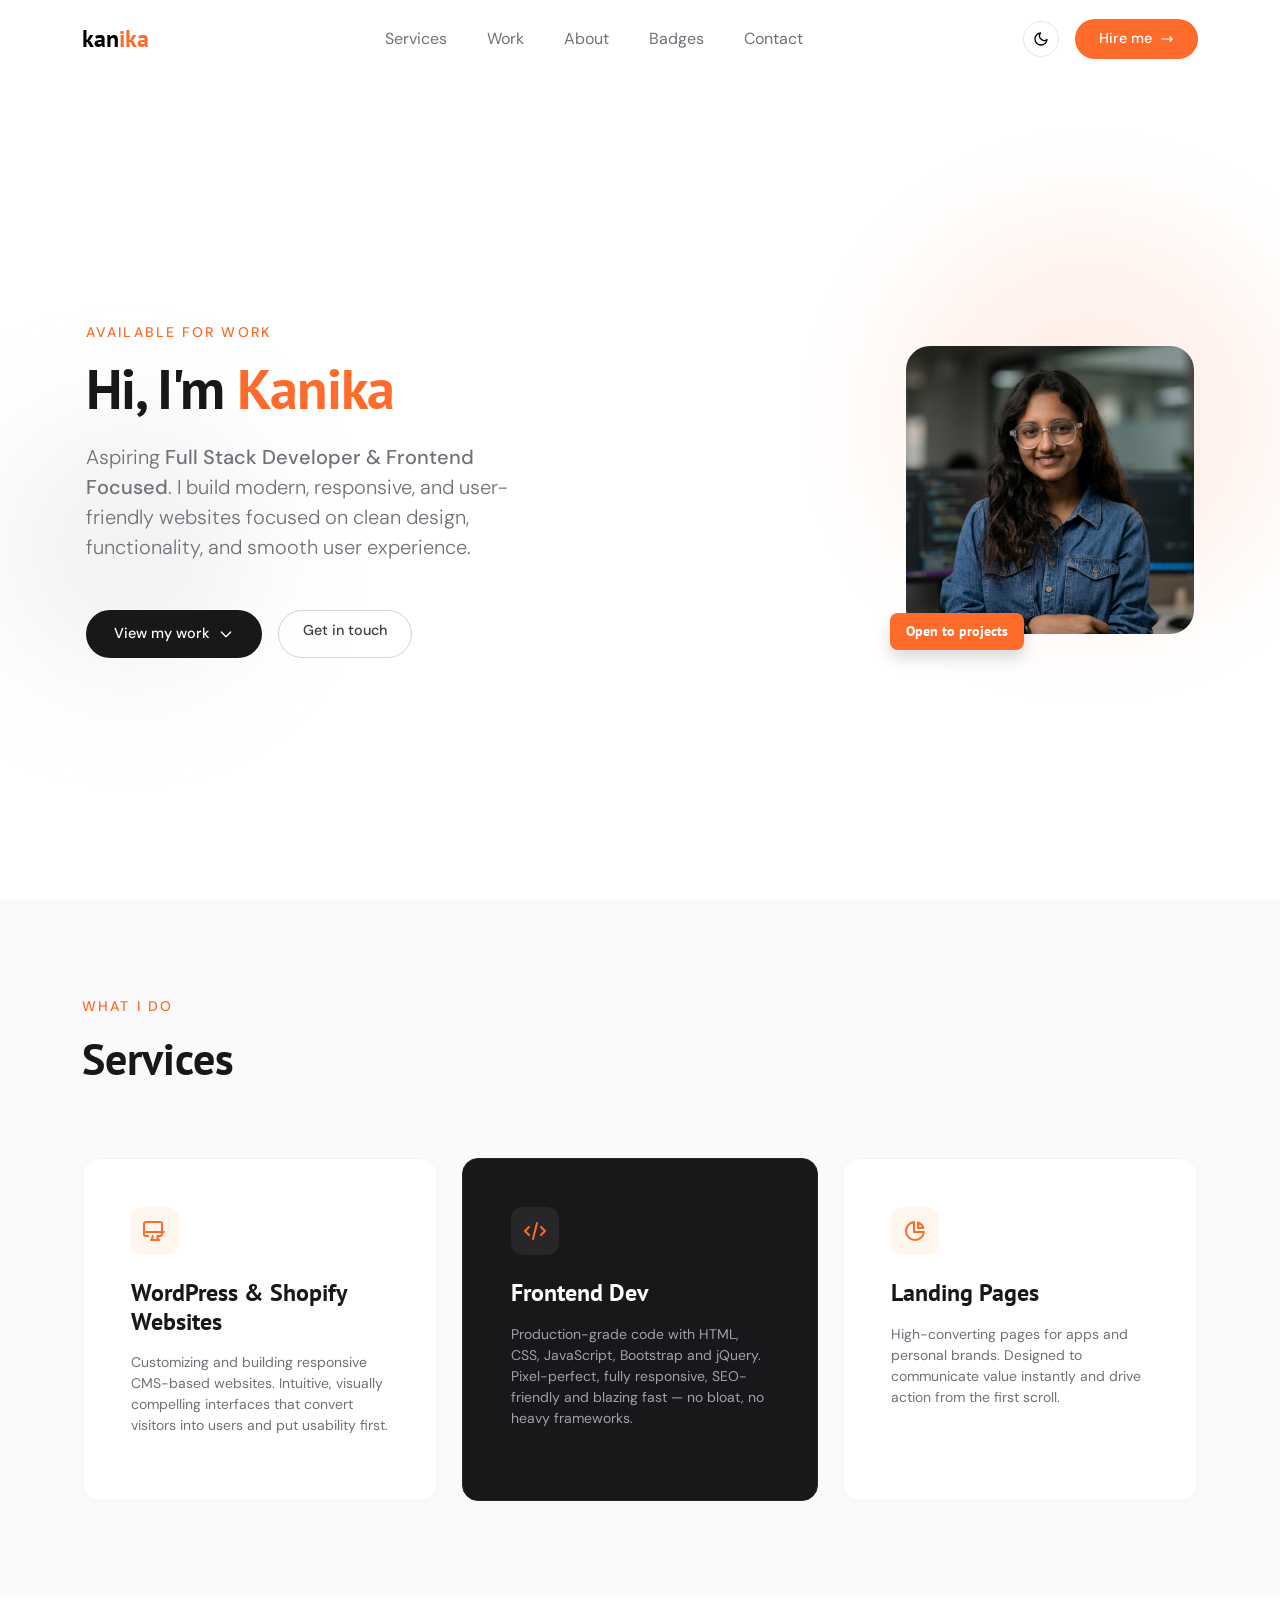
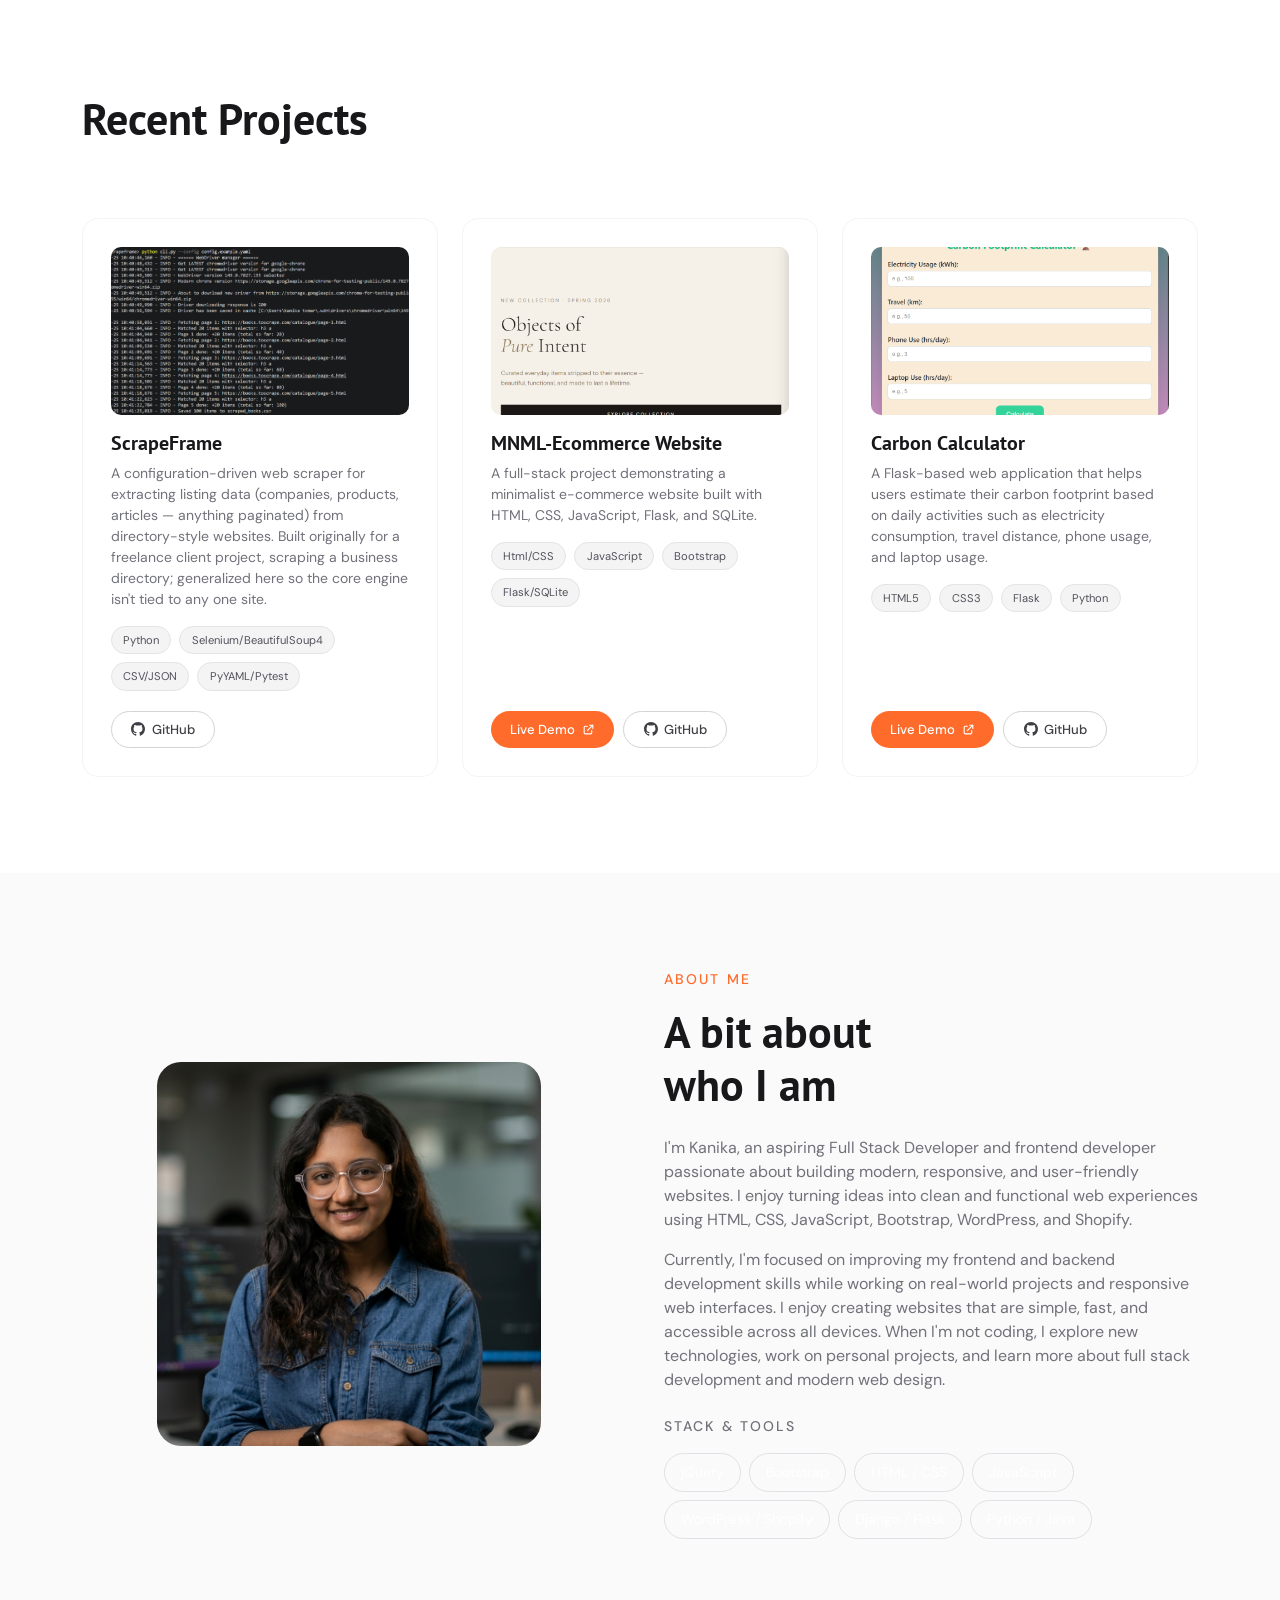
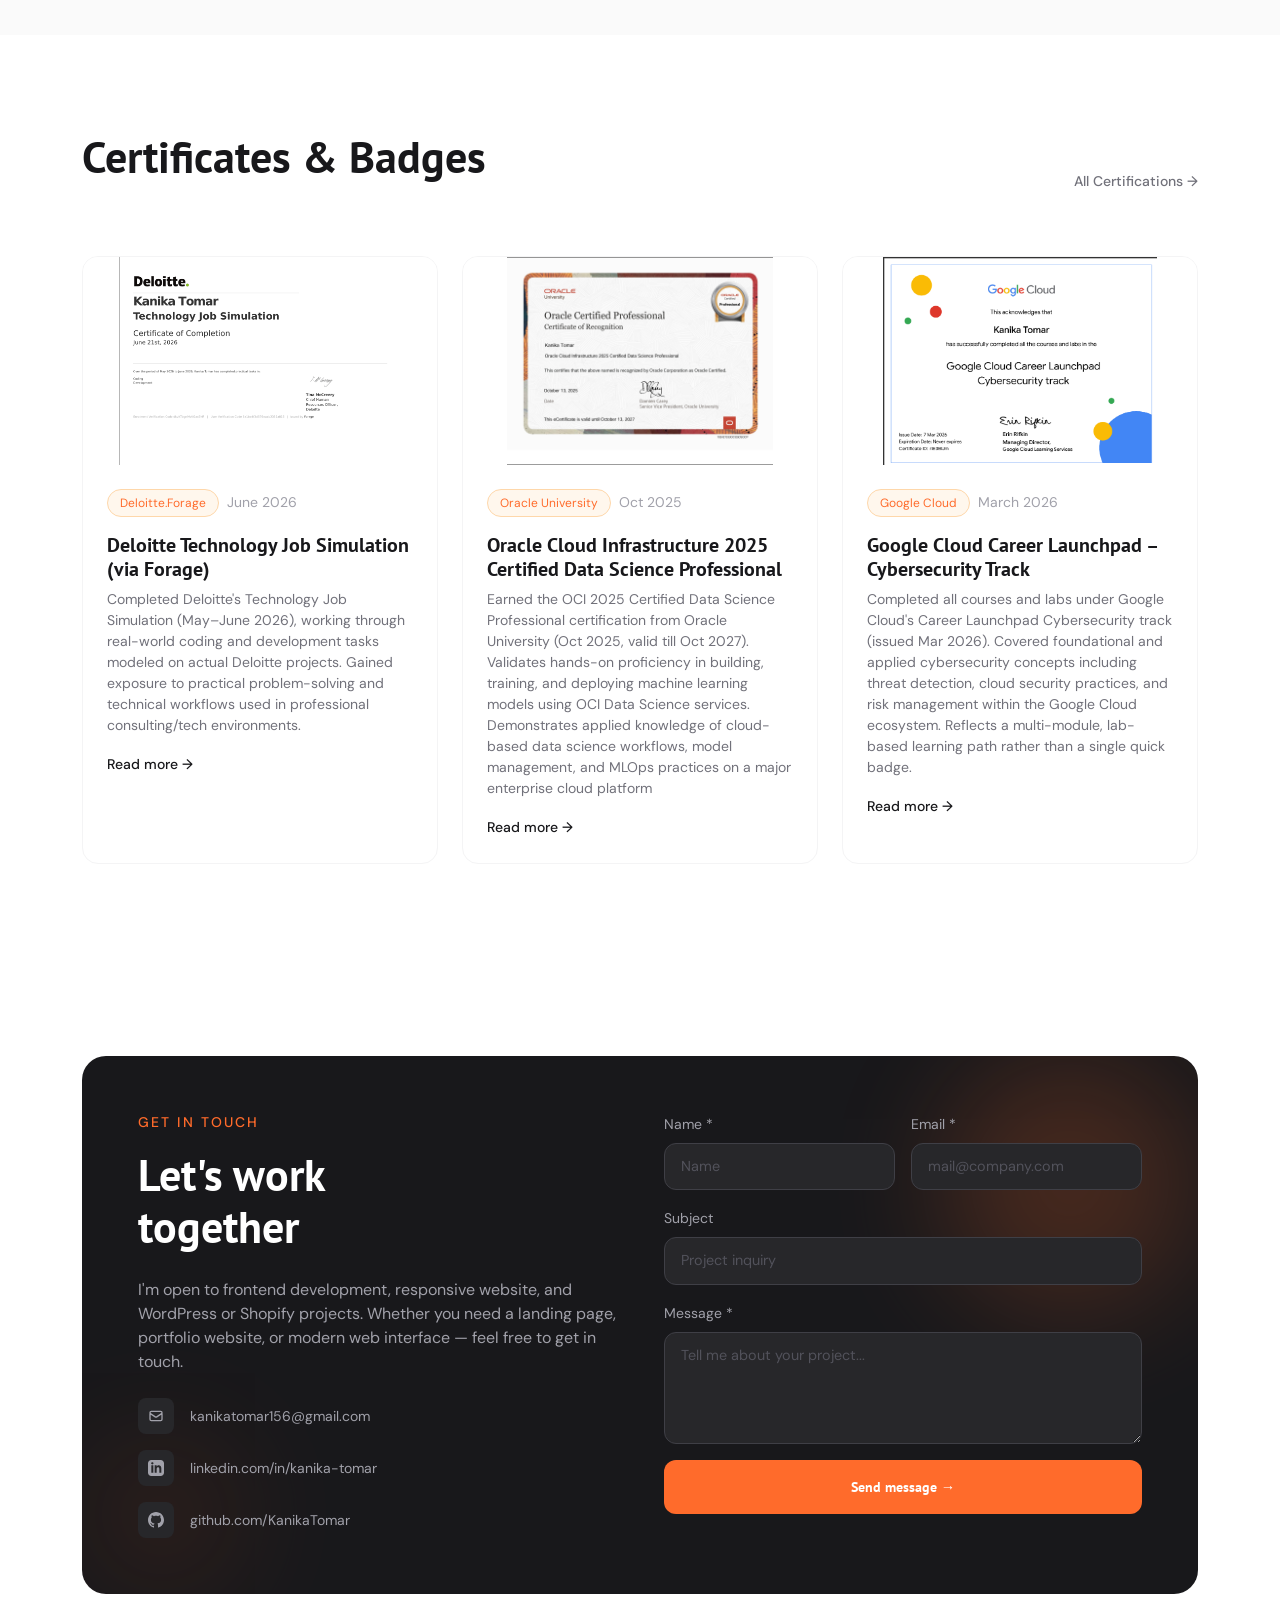
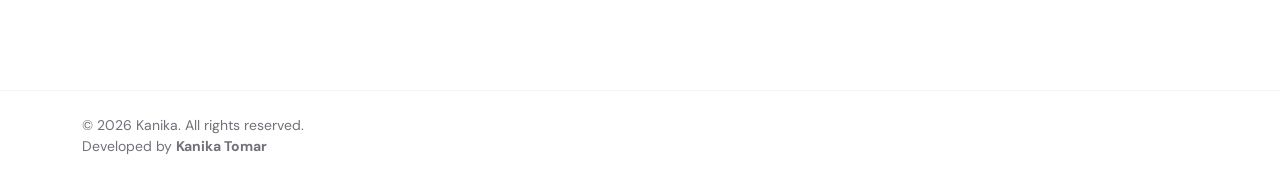
<file: index.html>
<!DOCTYPE html>
<html lang="en" class="scroll-smooth">

<head>
  <meta charset="UTF-8">
  <meta name="viewport" content="width=device-width, initial-scale=1.0">
  <meta name="description"
    content="Kanika — Freelance Designer and Frontend Developer. Fast, clean and accessible digital products.">
  <meta name="keywords" content="freelance developer, portfolio, Bootstrap, jQuery">
  <meta name="author" content="Kanika">
  <meta property="og:title" content="Kanika — Aspiring Full Stack Developer">
  <meta property="og:description" content="I design and build digital products that people love to use.">
  <meta property="og:type" content="website">
  <title>Kanika — Aspiring Full Stack Developer &amp; Modern Responsive Web Design</title>

  <!-- Bootstrap 5 -->
  <link href="https://cdn.jsdelivr.net/npm/bootstrap@5.3.3/dist/css/bootstrap.min.css" rel="stylesheet">
  <link rel="preconnect" href="https://fonts.googleapis.com">
  <link rel="preconnect" href="https://fonts.gstatic.com" crossorigin>
  <link
    href="https://fonts.googleapis.com/css2?family=PT+Sans:ital,wght@0,400;0,700;1,400&family=DM+Sans:opsz,wght@9..40,300;9..40,400;9..40,500&display=swap"
    rel="stylesheet">
  <link rel="stylesheet" href="style.css">
</head>

<body>

  <!-- ═══ NAV ═══ -->
  <header class="navbar-custom" id="mainNav">
    <nav class="navbar navbar-expand-md py-3">
      <div class="container" style="max-width:1140px;">
        <a class="navbar-brand fw-bold fs-4" href="#hero" style="font-family:'PT Sans',sans-serif;">
          <span>kan</span><span class="text-accent">ika</span>
        </a>

        <button class="navbar-toggler border-0 icon-circle" type="button" data-bs-toggle="collapse"
          data-bs-target="#navMenu" aria-controls="navMenu" aria-expanded="false" aria-label="Toggle menu">
          <svg id="hamOpen" width="16" height="16" fill="none" viewBox="0 0 24 24" stroke="currentColor">
            <path stroke-linecap="round" stroke-linejoin="round" stroke-width="2" d="M4 6h16M4 12h16M4 18h16" />
          </svg>
          <svg id="hamClose" width="16" height="16" fill="none" viewBox="0 0 24 24" stroke="currentColor"
            style="display:none">
            <path stroke-linecap="round" stroke-linejoin="round" stroke-width="2" d="M6 18L18 6M6 6l12 12" />
          </svg>
        </button>

        <div class="collapse navbar-collapse" id="navMenu">
          <ul class="navbar-nav mx-auto gap-md-4 gap-3 mt-4 mt-md-0 text-center text-md-start" id="navLinks">
            <li class="nav-item"><a class="nav-link nl text-muted-custom" href="#services">Services</a></li>
            <li class="nav-item"><a class="nav-link nl text-muted-custom" href="#work">Work</a></li>
            <li class="nav-item"><a class="nav-link nl text-muted-custom" href="#about">About</a></li>
            <li class="nav-item"><a class="nav-link nl text-muted-custom" href="#blog">Badges</a></li>
            <li class="nav-item"><a class="nav-link nl text-muted-custom" href="#contact">Contact</a></li>
          </ul>
          <div class="d-flex d-md-none flex-column align-items-center gap-3 mt-4 pt-3 border-top">
            <a href="#contact" class="btn-accent shimmer">Hire me →</a>
          </div>
        </div>

        <div class="d-flex align-items-center gap-3 order-3">
          <button id="darkToggle" class="icon-circle" aria-label="Toggle dark mode">
            <svg id="iconSun" width="16" height="16" fill="none" viewBox="0 0 24 24" stroke="currentColor">
              <path stroke-linecap="round" stroke-linejoin="round" stroke-width="2"
                d="M21 12.79A9 9 0 1111.21 3 7 7 0 0021 12.79z" />
            </svg>
            <svg id="iconMoon" width="16" height="16" fill="none" viewBox="0 0 24 24" stroke="currentColor"
              style="display:none">
              <path stroke-linecap="round" stroke-linejoin="round" stroke-width="2"
                d="M12 3v1m0 16v1m9-9h-1M4 12H3m15.364-6.364l-.707.707M6.343 17.657l-.707.707M17.657 17.657l-.707-.707M6.343 6.343l-.707-.707M12 8a4 4 0 100 8 4 4 0 000-8z" />
            </svg>
          </button>
          <a href="#contact" class="btn-accent shimmer d-none d-md-inline-flex align-items-center gap-2">
            Hire me
            <svg width="14" height="14" fill="none" viewBox="0 0 24 24" stroke="currentColor">
              <path stroke-linecap="round" stroke-linejoin="round" stroke-width="2" d="M17 8l4 4m0 0l-4 4m4-4H3" />
            </svg>
          </a>
        </div>
      </div>
    </nav>
  </header>

  <main>

    <!-- ═══ HERO ═══ -->
    <section id="hero" class="position-relative d-flex align-items-center"
      style="min-height:100vh;padding-top:5rem;overflow:hidden;">
      <div class="bg-blob bg-accent" style="opacity:.1;top:25%;right:0;width:24rem;height:24rem;"></div>
      <div class="bg-blob" style="opacity:.3;background:#d4d4d8;bottom:25%;left:0;width:16rem;height:16rem;"></div>

      <div class="container position-relative" style="max-width:1140px;z-index:1;padding:6rem 1rem;">
        <div class="row align-items-center g-5">
          <div class="col-md-6">
            <p class="reveal small fw-medium text-accent text-uppercase mb-3" style="letter-spacing:.15em;">Available
              for work</p>
            <h1 class="reveal d1 fw-bold mb-4" style="font-size:3.5rem;line-height:1.05;letter-spacing:-.02em;">
              Hi, I'm <span class="text-accent">Kanika</span>
            </h1>
            <p class="reveal d2 fs-5 text-muted-custom mb-5" style="max-width:28rem;font-weight:300;">
              Aspiring <strong class="fw-medium">Full Stack Developer &amp; Frontend Focused</strong>. I build modern,
              responsive, and user-friendly websites focused on clean design, functionality, and smooth user experience.
            </p>
            <div class="reveal d3 d-flex flex-wrap gap-3">
              <a href="#work" class="btn-hero-primary shimmer d-inline-flex align-items-center gap-2">
                View my work
                <svg width="16" height="16" fill="none" viewBox="0 0 24 24" stroke="currentColor">
                  <path stroke-linecap="round" stroke-linejoin="round" stroke-width="2" d="M19 9l-7 7-7-7" />
                </svg>
              </a>
              <a href="#contact" class="btn-outline-dark-custom">Get in touch</a>
            </div>
          </div>

          <div class="col-md-6 reveal d2 d-flex justify-content-center justify-content-md-end">
            <div class="position-relative" style="width:18rem;height:18rem;">
              <div class="pf w-100 h-100">
                <img src="images/myimg.png" alt="Kanika" loading="eager">
              </div>
              <div class="position-absolute bg-accent text-white fw-bold small px-3 py-2 rounded-3 shadow"
                style="bottom:-1rem;left:-1rem;font-family:'PT Sans',sans-serif;">Open to projects</div>
            </div>
          </div>
        </div>
      </div>
    </section>

    <!-- ═══ SERVICES ═══ -->
    <section id="services" class="section-pad section-alt">
      <div class="container" style="max-width:1140px;">
        <div class="mb-5 pb-3">
          <p class="reveal small fw-medium text-accent text-uppercase mb-3" style="letter-spacing:.15em;">What I do</p>
          <h2 class="reveal d1 fw-bold" style="font-size:2.75rem;">Services</h2>
        </div>
        <div class="row g-4">

          <div class="col-md-4">
            <article class="reveal d1 card-h card-soft h-100 p-4 p-md-5">
              <div class="icon-box mb-4">
                <svg width="24" height="24" class="text-accent" fill="none" viewBox="0 0 24 24" stroke="currentColor">
                  <path stroke-linecap="round" stroke-linejoin="round" stroke-width="2"
                    d="M9.75 17L9 20l-1 1h8l-1-1-.75-3M3 13h18M5 17H3a2 2 0 01-2-2V5a2 2 0 012-2h14a2 2 0 012 2v10a2 2 0 01-2 2h-2" />
                </svg>
              </div>
              <h3 class="fw-bold fs-4 mb-3">WordPress &amp; Shopify Websites</h3>
              <p class="small text-muted-custom">Customizing and building responsive CMS-based websites. Intuitive,
                visually compelling interfaces that convert visitors into users and put usability first.</p>
            </article>
          </div>

          <div class="col-md-4">
            <article class="reveal d2 card-h card-dark-feat h-100 p-4 p-md-5">
              <div class="icon-box icon-box-dark mb-4">
                <svg width="24" height="24" class="text-accent" fill="none" viewBox="0 0 24 24" stroke="currentColor">
                  <path stroke-linecap="round" stroke-linejoin="round" stroke-width="2"
                    d="M10 20l4-16m4 4l4 4-4 4M6 16l-4-4 4-4" />
                </svg>
              </div>
              <h3 class="fw-bold fs-4 mb-3">Frontend Dev</h3>
              <p class="small" style="color:#a1a1aa;">Production-grade code with HTML, CSS, JavaScript, Bootstrap and
                jQuery. Pixel-perfect, fully responsive, SEO-friendly and blazing fast — no bloat, no heavy frameworks.
              </p>
            </article>
          </div>

          <div class="col-md-4">
            <article class="reveal d3 card-h card-soft h-100 p-4 p-md-5">
              <div class="icon-box mb-4">
                <svg width="24" height="24" class="text-accent" fill="none" viewBox="0 0 24 24" stroke="currentColor">
                  <path stroke-linecap="round" stroke-linejoin="round" stroke-width="2"
                    d="M11 3.055A9.001 9.001 0 1020.945 13H11V3.055z" />
                  <path stroke-linecap="round" stroke-linejoin="round" stroke-width="2"
                    d="M20.488 9H15V3.512A9.025 9.025 0 0120.488 9z" />
                </svg>
              </div>
              <h3 class="fw-bold fs-4 mb-3">Landing Pages</h3>
              <p class="small text-muted-custom">High-converting pages for apps and personal brands. Designed to
                communicate value instantly and drive action from the first scroll.</p>
            </article>
          </div>

        </div>
      </div>
    </section>

    <!-- ═══ WORK ═══ -->
    <section id="work" class="section-pad">
      <div class="container" style="max-width:1140px;">
        <div class="d-flex flex-column flex-sm-row justify-content-between align-items-sm-end gap-3 mb-5 pb-3">
          <div>
            <!-- <p class="reveal small fw-medium text-accent text-uppercase mb-3" style="letter-spacing:.15em;">Portfolio</p> -->
            <h2 class="reveal d1 fw-bold" style="font-size:2.75rem;">Recent Projects</h2>
          </div>
          <a href="projects.html" class="reveal d1 nl small fw-medium text-muted-custom">All projects →</a>
        </div>

        <div class="row g-4">

          <!-- PROJECT CARD 1 — replace with your real project -->
          <div class="col-md-4">
            <article class="card-h reveal d1 card-soft proj-card h-100 d-flex flex-column">
              <div class="proj-thumb mb-3">
                <img src="images/scraper.png" alt="ScrapeFrame CLI running with checkpoint output"
                  loading="lazy">
              </div>
              <h3 class="fw-bold fs-5 mb-2">ScrapeFrame</h3>
              <p class="small text-muted-custom mb-3">A configuration-driven web scraper for extracting listing data
                (companies, products, articles — anything paginated) from directory-style websites. Built originally for
                a freelance client project, scraping a business directory; generalized here so the core engine isn't
                tied to any one site.</p>
              <div class="d-flex flex-wrap gap-2 mb-3">
                <span class="tech-tag">Python</span>
                <span class="tech-tag">Selenium/BeautifulSoup4</span>
                <span class="tech-tag">CSV/JSON</span>
                <span class="tech-tag">PyYAML/Pytest</span>
              </div>
              <div class="proj-actions mt-auto pt-1">
                <a href="https://github.com/KanikaTomar18/ScarpeFrame" target="_blank" rel="noopener noreferrer"
                  class="btn-proj-secondary">
                  <svg width="14" height="14" fill="currentColor" viewBox="0 0 24 24">
                    <path
                      d="M12 0c-6.626 0-12 5.373-12 12 0 5.302 3.438 9.8 8.207 11.387.599.111.793-.261.793-.577v-2.234c-3.338.726-4.033-1.416-4.033-1.416-.546-1.387-1.333-1.756-1.333-1.756-1.089-.745.083-.729.083-.729 1.205.084 1.839 1.237 1.839 1.237 1.07 1.834 2.807 1.304 3.492.997.107-.775.418-1.305.762-1.604-2.665-.305-5.467-1.334-5.467-5.931 0-1.311.469-2.381 1.236-3.221-.124-.303-.535-1.524.117-3.176 0 0 1.008-.322 3.301 1.23.957-.266 1.983-.399 3.003-.404 1.02.005 2.047.138 3.006.404 2.291-1.552 3.297-1.23 3.297-1.23.653 1.653.242 2.874.118 3.176.77.84 1.235 1.911 1.235 3.221 0 4.609-2.807 5.624-5.479 5.921.43.372.823 1.102.823 2.222v3.293c0 .319.192.694.801.576 4.765-1.589 8.199-6.086 8.199-11.386 0-6.627-5.373-12-12-12z" />
                  </svg>
                  GitHub
                </a>
              </div>
            </article>
          </div>
          <!-- PROJECT CARD 2 — replace with your real project -->
          <div class="col-md-4">
            <article class="card-h reveal d2 card-soft proj-card h-100 d-flex flex-column">
              <div class="proj-thumb mb-3">
                <img src="images/mnml.png" alt="MNML e-commerce website homepage"
                  loading="lazy">
              </div>
              <h3 class="fw-bold fs-5 mb-2">MNML-Ecommerce Website</h3>
              <p class="small text-muted-custom mb-3">A full-stack project demonstrating a minimalist e-commerce website
                built with HTML, CSS, JavaScript, Flask, and SQLite.</p>
              <div class="d-flex flex-wrap gap-2 mb-3">
                <span class="tech-tag">Html/CSS</span>
                <span class="tech-tag">JavaScript</span>
                <span class="tech-tag">Bootstrap</span>
                <span class="tech-tag">Flask/SQLite</span>
              </div>
              <div class="proj-actions mt-auto pt-1">
                <a href="https://mnml-rztf.onrender.com/" target="_blank" rel="noopener noreferrer"
                  class="btn-proj-primary">
                  Live Demo
                  <svg width="13" height="13" fill="none" viewBox="0 0 24 24" stroke="currentColor">
                    <path stroke-linecap="round" stroke-linejoin="round" stroke-width="2"
                      d="M10 6H6a2 2 0 00-2 2v10a2 2 0 002 2h10a2 2 0 002-2v-4M14 4h6v6M10 14L20 4" />
                  </svg>
                </a>
                <a href="https://github.com/KanikaTomar18/MNML" target="_blank" rel="noopener noreferrer"
                  class="btn-proj-secondary">
                  <svg width="14" height="14" fill="currentColor" viewBox="0 0 24 24">
                    <path
                      d="M12 0c-6.626 0-12 5.373-12 12 0 5.302 3.438 9.8 8.207 11.387.599.111.793-.261.793-.577v-2.234c-3.338.726-4.033-1.416-4.033-1.416-.546-1.387-1.333-1.756-1.333-1.756-1.089-.745.083-.729.083-.729 1.205.084 1.839 1.237 1.839 1.237 1.07 1.834 2.807 1.304 3.492.997.107-.775.418-1.305.762-1.604-2.665-.305-5.467-1.334-5.467-5.931 0-1.311.469-2.381 1.236-3.221-.124-.303-.535-1.524.117-3.176 0 0 1.008-.322 3.301 1.23.957-.266 1.983-.399 3.003-.404 1.02.005 2.047.138 3.006.404 2.291-1.552 3.297-1.23 3.297-1.23.653 1.653.242 2.874.118 3.176.77.84 1.235 1.911 1.235 3.221 0 4.609-2.807 5.624-5.479 5.921.43.372.823 1.102.823 2.222v3.293c0 .319.192.694.801.576 4.765-1.589 8.199-6.086 8.199-11.386 0-6.627-5.373-12-12-12z" />
                  </svg>
                  GitHub
                </a>
              </div>
            </article>
          </div>

          <!-- PROJECT CARD 3 — replace with your real project -->
          <div class="col-md-4">
            <article class="card-h reveal d3 card-soft proj-card h-100 d-flex flex-column">
              <div class="proj-thumb mb-3">
                <img src="images/Carbon-calc.png" alt="Carbon Calculator web app showing estimated carbon footprint results"
                  loading="lazy">
              </div>
              <h3 class="fw-bold fs-5 mb-2">Carbon Calculator</h3>
              <p class="small text-muted-custom mb-3">A Flask-based web application that helps users estimate their
                carbon footprint based on daily activities such as electricity consumption, travel distance, phone
                usage, and laptop usage.</p>
              <div class="d-flex flex-wrap gap-2 mb-3">
                <span class="tech-tag">HTML5</span>
                <span class="tech-tag">CSS3</span>
                <span class="tech-tag">Flask</span>
                <span class="tech-tag">Python</span>
              </div>
              <div class="proj-actions mt-auto pt-1">
                <a href="https://carbon-calculator-ndfr.onrender.com/" target="_blank" rel="noopener noreferrer"
                  class="btn-proj-primary">
                  Live Demo
                  <svg width="13" height="13" fill="none" viewBox="0 0 24 24" stroke="currentColor">
                    <path stroke-linecap="round" stroke-linejoin="round" stroke-width="2"
                      d="M10 6H6a2 2 0 00-2 2v10a2 2 0 002 2h10a2 2 0 002-2v-4M14 4h6v6M10 14L20 4" />
                  </svg>
                </a>
                <a href="https://github.com/KanikaTomar18/Carbon_Calculator" target="_blank" rel="noopener noreferrer"
                  class="btn-proj-secondary">
                  <svg width="14" height="14" fill="currentColor" viewBox="0 0 24 24">
                    <path
                      d="M12 0c-6.626 0-12 5.373-12 12 0 5.302 3.438 9.8 8.207 11.387.599.111.793-.261.793-.577v-2.234c-3.338.726-4.033-1.416-4.033-1.416-.546-1.387-1.333-1.756-1.333-1.756-1.089-.745.083-.729.083-.729 1.205.084 1.839 1.237 1.839 1.237 1.07 1.834 2.807 1.304 3.492.997.107-.775.418-1.305.762-1.604-2.665-.305-5.467-1.334-5.467-5.931 0-1.311.469-2.381 1.236-3.221-.124-.303-.535-1.524.117-3.176 0 0 1.008-.322 3.301 1.23.957-.266 1.983-.399 3.003-.404 1.02.005 2.047.138 3.006.404 2.291-1.552 3.297-1.23 3.297-1.23.653 1.653.242 2.874.118 3.176.77.84 1.235 1.911 1.235 3.221 0 4.609-2.807 5.624-5.479 5.921.43.372.823 1.102.823 2.222v3.293c0 .319.192.694.801.576 4.765-1.589 8.199-6.086 8.199-11.386 0-6.627-5.373-12-12-12z" />
                  </svg>
                  GitHub
                </a>
              </div>
            </article>
          </div>
          <!-- END PROJECT CARDS -->

        </div>
      </div>
    </section>

    <!-- ═══ ABOUT ═══ -->
    <section id="about" class="section-pad section-alt">
      <div class="container" style="max-width:1140px;">
        <div class="row align-items-center g-5">

          <div class="col-md-6 order-2 order-md-1 reveal">
            <div class="pf mx-auto" style="width:100%;max-width:24rem;aspect-ratio:1/1;">
              <img src="images/myimg.png" alt="Kanika" loading="lazy">
            </div>
          </div>

          <div class="col-md-6 order-1 order-md-2">
            <p class="reveal small fw-medium text-accent text-uppercase mb-3" style="letter-spacing:.15em;">About me</p>
            <h2 class="reveal d1 fw-bold mb-4" style="font-size:2.75rem;line-height:1.2;">A bit about<br>who I am</h2>
            <p class="reveal d2 text-muted-custom mb-3">
              I'm Kanika, an aspiring Full Stack Developer and frontend developer passionate about building modern,
              responsive, and user-friendly websites. I enjoy turning ideas into clean and functional web experiences
              using HTML, CSS, JavaScript, Bootstrap, WordPress, and Shopify.
            </p>
            <p class="reveal d3 text-muted-custom mb-4">
              Currently, I'm focused on improving my frontend and backend development skills while working on real-world
              projects and responsive web interfaces. I enjoy creating websites that are simple, fast, and accessible
              across all devices. When I'm not coding, I explore new technologies, work on personal projects, and learn
              more about full stack development and modern web design.
            </p>
            <div class="reveal d4">
              <p class="small fw-medium text-muted-custom text-uppercase mb-3" style="letter-spacing:.15em;">Stack &amp;
                tools</p>
              <div class="d-flex flex-wrap gap-2">
                <span class="stag small bg-grey border px-3 py-2 rounded-pill text-white">jQuery</span>
                <span class="stag small bg-grey border px-3 py-2 rounded-pill text-white">Bootstrap</span>
                <span class="stag small bg-grey border px-3 py-2 rounded-pill text-white">HTML / CSS</span>
                <span class="stag small bg-grey border px-3 py-2 rounded-pill text-white">JavaScript</span>
                <span class="stag small bg-grey border px-3 py-2 rounded-pill text-white">WordPress / Shopify</span>
                <span class="stag small bg-grey border px-3 py-2 rounded-pill text-white">Django / Flask</span>
                <span class="stag small bg-grey border px-3 py-2 rounded-pill text-white">Python / Java</span>
              </div>
            </div>
          </div>

        </div>
      </div>
    </section>

    <!-- ═══ BLOG ═══ -->
    <section id="blog" class="section-pad">
      <div class="container" style="max-width:1140px;">
        <div class="d-flex flex-column flex-sm-row justify-content-between align-items-sm-end gap-3 mb-5 pb-3">
          <div>
            <!-- <p class="reveal small fw-medium text-accent text-uppercase mb-3" style="letter-spacing:.15em;">Thoughts</p> -->
            <h2 class="reveal d1 fw-bold" style="font-size:2.75rem;">Certificates & Badges</h2>
          </div>
          <a href="certificates.html" class="reveal d1 nl small fw-medium text-muted-custom">All Certifications →</a>
        </div>

        <div class="row g-4">
          <div class="col-md-4">
            <article class="reveal d1 card-h card-soft h-100" style="overflow:hidden;">
              <div class="pf w-100" style="height:13rem;border-radius:0;background:#fff;">
                <img src="images/Deloitte.png" alt="Deloitte Technology Job Simulation certificate logo" loading="lazy" style="object-fit:contain;">
              </div>
              <div class="p-4">
                <div class="d-flex align-items-center gap-2 mb-3">
                  <span class="badge-tag">Deloitte.Forage</span>
                  <span class="small" style="color:#a1a1aa;">June 2026</span>
                </div>
                <a href="certificates.html">
                  <h3 class="fw-bold fs-5 mb-2">Deloitte Technology Job Simulation (via Forage)</h3>
                </a>
                <p class="small text-muted-custom mb-3">Completed Deloitte's Technology Job Simulation (May–June 2026),
                  working through real-world coding and development tasks modeled on actual Deloitte projects. Gained
                  exposure to practical problem-solving and technical workflows used in professional consulting/tech
                  environments.</p>
                <a href="certificates.html" class="nl small fw-medium">Read more →</a>
              </div>
            </article>
          </div>

          <div class="col-md-4">
            <article class="reveal d2 card-h card-soft h-100" style="overflow:hidden;">
              <div class="pf w-100" style="height:13rem;border-radius:0;background:#fff;">
                <img src="images/oracle.png" alt="Oracle Cloud Infrastructure 2025 Certified Data Science Professional certificate logo" loading="lazy" style="object-fit:contain;">
              </div>
              <div class="p-4">
                <div class="d-flex align-items-center gap-2 mb-3">
                  <span class="badge-tag">Oracle University</span>
                  <span class="small" style="color:#a1a1aa;">Oct 2025</span>
                </div>
                <a href="certificates.html">
                  <h3 class="fw-bold fs-5 mb-2">Oracle Cloud Infrastructure 2025 Certified Data Science Professional
                  </h3>
                </a>
                <p class="small text-muted-custom mb-3">Earned the OCI 2025 Certified Data Science Professional
                  certification from Oracle University (Oct 2025, valid till Oct 2027). Validates hands-on proficiency
                  in building, training, and deploying machine learning models using OCI Data Science services.
                  Demonstrates applied knowledge of cloud-based data science workflows, model management, and MLOps
                  practices on a major enterprise cloud platform</p>
                <a href="certificates.html" class="nl small fw-medium">Read more →</a>
              </div>
            </article>
          </div>

          <div class="col-md-4">
            <article class="reveal d3 card-h card-soft h-100" style="overflow:hidden;">
              <div class="pf w-100" style="height:13rem;border-radius:0;background:#fff;">
                <img src="images/google-cloud-cyber.png" alt="Google Cloud Career Launchpad Cybersecurity Track certificate logo" loading="lazy"
                  style="object-fit:contain;">
              </div>
              <div class="p-4">
                <div class="d-flex align-items-center gap-2 mb-3">
                  <span class="badge-tag">Google Cloud</span>
                  <span class="small" style="color:#a1a1aa;">March 2026</span>
                </div>
                <a href="certificates.html">
                  <h3 class="fw-bold fs-5 mb-2">Google Cloud Career Launchpad – Cybersecurity Track</h3>
                </a>
                <p class="small text-muted-custom mb-3">Completed all courses and labs under Google Cloud's Career
                  Launchpad Cybersecurity track (issued Mar 2026). Covered foundational and applied cybersecurity
                  concepts including threat detection, cloud security practices, and risk management within the Google
                  Cloud ecosystem. Reflects a multi-module, lab-based learning path rather than a single quick badge.
                </p>
                <a href="certificates.html" class="nl small fw-medium">Read more →</a>
              </div>
            </article>
          </div>
        </div>
      </div>
    </section>

    <!-- ═══ CONTACT ═══ -->
    <section id="contact" class="section-pad">
      <div class="container" style="max-width:1140px;">
        <div class="contact-section-bg">
          <div class="bg-blob bg-accent" style="opacity:.2;top:0;right:0;width:16rem;height:16rem;"></div>
          <div class="bg-blob bg-accent" style="opacity:.1;bottom:0;left:0;width:10rem;height:10rem;"></div>

          <div class="row g-5 position-relative" style="z-index:1;">
            <div class="col-md-6">
              <p class="reveal small fw-medium text-accent text-uppercase mb-3" style="letter-spacing:.15em;">Get in
                touch</p>
              <h2 class="reveal d1 fw-bold mb-4" style="font-size:2.75rem;line-height:1.2;">Let's work<br>together</h2>
              <p class="reveal d2 mb-4" style="color:#a1a1aa;">I'm open to frontend development, responsive website, and
                WordPress or Shopify projects. Whether you need a landing page, portfolio website, or modern web
                interface — feel free to get in touch.</p>

              <div class="reveal d3 d-flex flex-column gap-3">
                <a href="mailto:kanikatomar156@gmail.com" class="d-flex align-items-center gap-3"
                  style="color:#a1a1aa;">
                  <span class="icon-box icon-box-dark flex-shrink-0"
                    style="width:36px;height:36px;border-radius:.5rem;">
                    <svg width="16" height="16" fill="none" viewBox="0 0 24 24" stroke="currentColor">
                      <path stroke-linecap="round" stroke-linejoin="round" stroke-width="2"
                        d="M3 8l7.89 5.26a2 2 0 002.22 0L21 8M5 19h14a2 2 0 002-2V7a2 2 0 00-2-2H5a2 2 0 00-2 2v10a2 2 0 002 2z" />
                    </svg>
                  </span>
                  <span class="small">kanikatomar156@gmail.com</span>
                </a>
                <a href="https://linkedin.com/in/kanika-tomar-3a40a230a" rel="noopener noreferrer" target="_blank"
                  class="d-flex align-items-center gap-3" style="color:#a1a1aa;">
                  <span class="icon-box icon-box-dark flex-shrink-0"
                    style="width:36px;height:36px;border-radius:.5rem;">
                    <svg width="16" height="16" fill="currentColor" viewBox="0 0 24 24">
                      <path
                        d="M19 0h-14c-2.761 0-5 2.239-5 5v14c0 2.761 2.239 5 5 5h14c2.762 0 5-2.239 5-5v-14c0-2.761-2.238-5-5-5zm-11 19h-3v-11h3v11zm-1.5-12.268c-.966 0-1.75-.79-1.75-1.764s.784-1.764 1.75-1.764 1.75.79 1.75 1.764-.783 1.764-1.75 1.764zm13.5 12.268h-3v-5.604c0-3.368-4-3.113-4 0v5.604h-3v-11h3v1.765c1.396-2.586 7-2.777 7 2.476v6.759z" />
                    </svg>
                  </span>
                  <span class="small">linkedin.com/in/kanika-tomar</span>
                </a>
                <a href="https://github.com/KanikaTomar18" rel="noopener noreferrer" target="_blank"
                  class="d-flex align-items-center gap-3" style="color:#a1a1aa;">
                  <span class="icon-box icon-box-dark flex-shrink-0"
                    style="width:36px;height:36px;border-radius:.5rem;">
                    <svg width="16" height="16" fill="currentColor" viewBox="0 0 24 24">
                      <path
                        d="M12 0c-6.626 0-12 5.373-12 12 0 5.302 3.438 9.8 8.207 11.387.599.111.793-.261.793-.577v-2.234c-3.338.726-4.033-1.416-4.033-1.416-.546-1.387-1.333-1.756-1.333-1.756-1.089-.745.083-.729.083-.729 1.205.084 1.839 1.237 1.839 1.237 1.07 1.834 2.807 1.304 3.492.997.107-.775.418-1.305.762-1.604-2.665-.305-5.467-1.334-5.467-5.931 0-1.311.469-2.381 1.236-3.221-.124-.303-.535-1.524.117-3.176 0 0 1.008-.322 3.301 1.23.957-.266 1.983-.399 3.003-.404 1.02.005 2.047.138 3.006.404 2.291-1.552 3.297-1.23 3.297-1.23.653 1.653.242 2.874.118 3.176.77.84 1.235 1.911 1.235 3.221 0 4.609-2.807 5.624-5.479 5.921.43.372.823 1.102.823 2.222v3.293c0 .319.192.694.801.576 4.765-1.589 8.199-6.086 8.199-11.386 0-6.627-5.373-12-12-12z" />
                    </svg>
                  </span>
                  <span class="small">github.com/KanikaTomar</span>
                </a>
              </div>
            </div>

            <div class="col-md-6 reveal d2">
              <form id="contactForm" novalidate>
                <div class="row g-3">
                  <div class="col-sm-6">
                    <label for="fname" class="form-label small" style="color:#a1a1aa;">Name *</label>
                    <input type="text" id="fname" name="name" class="form-control form-control-dark" placeholder="Name"
                      required autocomplete="name">
                  </div>
                  <div class="col-sm-6">
                    <label for="femail" class="form-label small" style="color:#a1a1aa;">Email *</label>
                    <input type="email" id="femail" name="email" class="form-control form-control-dark"
                      placeholder="mail@company.com" required autocomplete="email">
                  </div>
                  <div class="col-12">
                    <label for="fsubject" class="form-label small" style="color:#a1a1aa;">Subject</label>
                    <input type="text" id="fsubject" name="subject" class="form-control form-control-dark"
                      placeholder="Project inquiry">
                  </div>
                  <div class="col-12">
                    <label for="fmessage" class="form-label small" style="color:#a1a1aa;">Message *</label>
                    <textarea id="fmessage" name="message" rows="4" class="form-control form-control-dark"
                      placeholder="Tell me about your project..." required></textarea>
                  </div>
                  <div class="col-12">
                    <button type="submit" class="btn-accent shimmer w-100 fw-bold py-3"
                      style="border-radius:.75rem;font-family:'PT Sans',sans-serif;">
                      Send message →
                    </button>
                  </div>
                </div>
              </form>
            </div>
          </div>
        </div>
      </div>
    </section>

  </main>

  <footer>
    <div class="container py-4 d-flex flex-column flex-sm-row align-items-center justify-content-between gap-3"
      style="max-width:1140px;">
      <p class="small text-muted-custom mb-0">© <span id="yr"></span> Kanika. All rights reserved. <br> Developed by <a
          href="https://github.com/KanikaTomar18" target="_blank" class="fw-bold">Kanika Tomar</a></p>
    </div>
  </footer>

  <!-- jQuery -->
  <script src="https://code.jquery.com/jquery-3.7.1.min.js"></script>
  <!-- Bootstrap JS bundle (includes Popper, needed for navbar collapse) -->
  <script src="https://cdn.jsdelivr.net/npm/bootstrap@5.3.3/dist/js/bootstrap.bundle.min.js"></script>

  <script>
    $(function () {

      /* ---------- dark mode ---------- */
      var saved = localStorage.getItem('theme');
      var prefersDark = window.matchMedia('(prefers-color-scheme: dark)').matches;
      var isDark = saved === 'dark' || (!saved && prefersDark);

      function applyTheme(dark) {
        document.documentElement.setAttribute('data-bs-theme', dark ? 'dark' : 'light');
        $('#iconSun').toggle(!dark);
        $('#iconMoon').toggle(dark);
        localStorage.setItem('theme', dark ? 'dark' : 'light');
      }
      applyTheme(isDark);

      $('#darkToggle').on('click', function () {
        isDark = !isDark;
        applyTheme(isDark);
      });

      /* ---------- navbar scroll shadow ---------- */
      $(window).on('scroll', function () {
        $('#mainNav').toggleClass('scrolled', $(window).scrollTop() > 20);
        updateActiveSection();
      });

      /* ---------- mobile menu hamburger icon swap + close on link click ---------- */
      var navMenu = document.getElementById('navMenu');
      var bsCollapse = new bootstrap.Collapse(navMenu, { toggle: false });

      $('#navMenu').on('show.bs.collapse', function () {
        $('#hamOpen').hide(); $('#hamClose').show();
      });
      $('#navMenu').on('hide.bs.collapse', function () {
        $('#hamOpen').show(); $('#hamClose').hide();
      });
      $('#navLinks a, .navbar-collapse a.btn-accent').on('click', function () {
        if ($('#navMenu').hasClass('show')) bsCollapse.hide();
      });

      /* ---------- active section tracking ---------- */
      var sectionIds = ['hero', 'services', 'work', 'about', 'blog', 'contact'];
      function updateActiveSection() {
        var scrollY = $(window).scrollTop();
        var atBottom = (scrollY + $(window).height()) >= $(document).height() - 60;
        var current = 'hero';
        if (atBottom) {
          current = 'contact';
        } else {
          for (var i = 0; i < sectionIds.length; i++) {
            var el = document.getElementById(sectionIds[i]);
            if (el && scrollY >= el.offsetTop - 130) current = sectionIds[i];
          }
        }
        $('#navLinks a').removeClass('active').each(function () {
          if ($(this).attr('href') === '#' + current) $(this).addClass('active');
        });
      }
      updateActiveSection();

      /* ---------- smooth scroll for in-page anchors ---------- */
      $('a[href^="#"]').on('click', function (e) {
        var target = $(this).attr('href');
        if (target.length > 1 && $(target).length) {
          e.preventDefault();
          $('html, body').animate({ scrollTop: $(target).offset().top - 60 }, 500);
        }
      });

      /* ---------- reveal on scroll ---------- */
      var io = new IntersectionObserver(function (entries) {
        entries.forEach(function (entry) {
          if (entry.isIntersecting) {
            entry.target.classList.add('in');
            io.unobserve(entry.target);
          }
        });
      }, { threshold: 0.1, rootMargin: '0px 0px -40px 0px' });
      document.querySelectorAll('.reveal').forEach(function (el) { io.observe(el); });

      /* ---------- contact form (posts to the Flask backend) ---------- */
      // Replace this with your deployed backend URL, e.g. https://your-app.onrender.com/api/contact
      var CONTACT_API_URL = 'https://your-app.onrender.com/api/contact';

      $('#contactForm').on('submit', function (e) {
        e.preventDefault();
        var form = this;
        var $btn = $(form).find('button[type="submit"]');
        var originalBtnText = $btn.html();

        var payload = {
          name: $('#fname').val(),
          email: $('#femail').val(),
          subject: $('#fsubject').val(),
          message: $('#fmessage').val()
        };

        $btn.prop('disabled', true).text('Sending…');

        fetch(CONTACT_API_URL, {
          method: 'POST',
          headers: { 'Content-Type': 'application/json' },
          body: JSON.stringify(payload)
        })
          .then(function (res) { return res.json().then(function (data) { return { ok: res.ok, data: data }; }); })
          .then(function (result) {
            if (result.ok && result.data.ok) {
              alert(result.data.message || 'Thanks! Your message has been sent.');
              form.reset();
            } else {
              alert((result.data && result.data.error) || 'Something went wrong. Please try again.');
            }
          })
          .catch(function () {
            alert('Could not reach the server. Please check your connection and try again.');
          })
          .finally(function () {
            $btn.prop('disabled', false).html(originalBtnText);
          });
      });

      /* ---------- footer year ---------- */
      $('#yr').text(new Date().getFullYear());
    });
  </script>

</body>

</html>
</file>
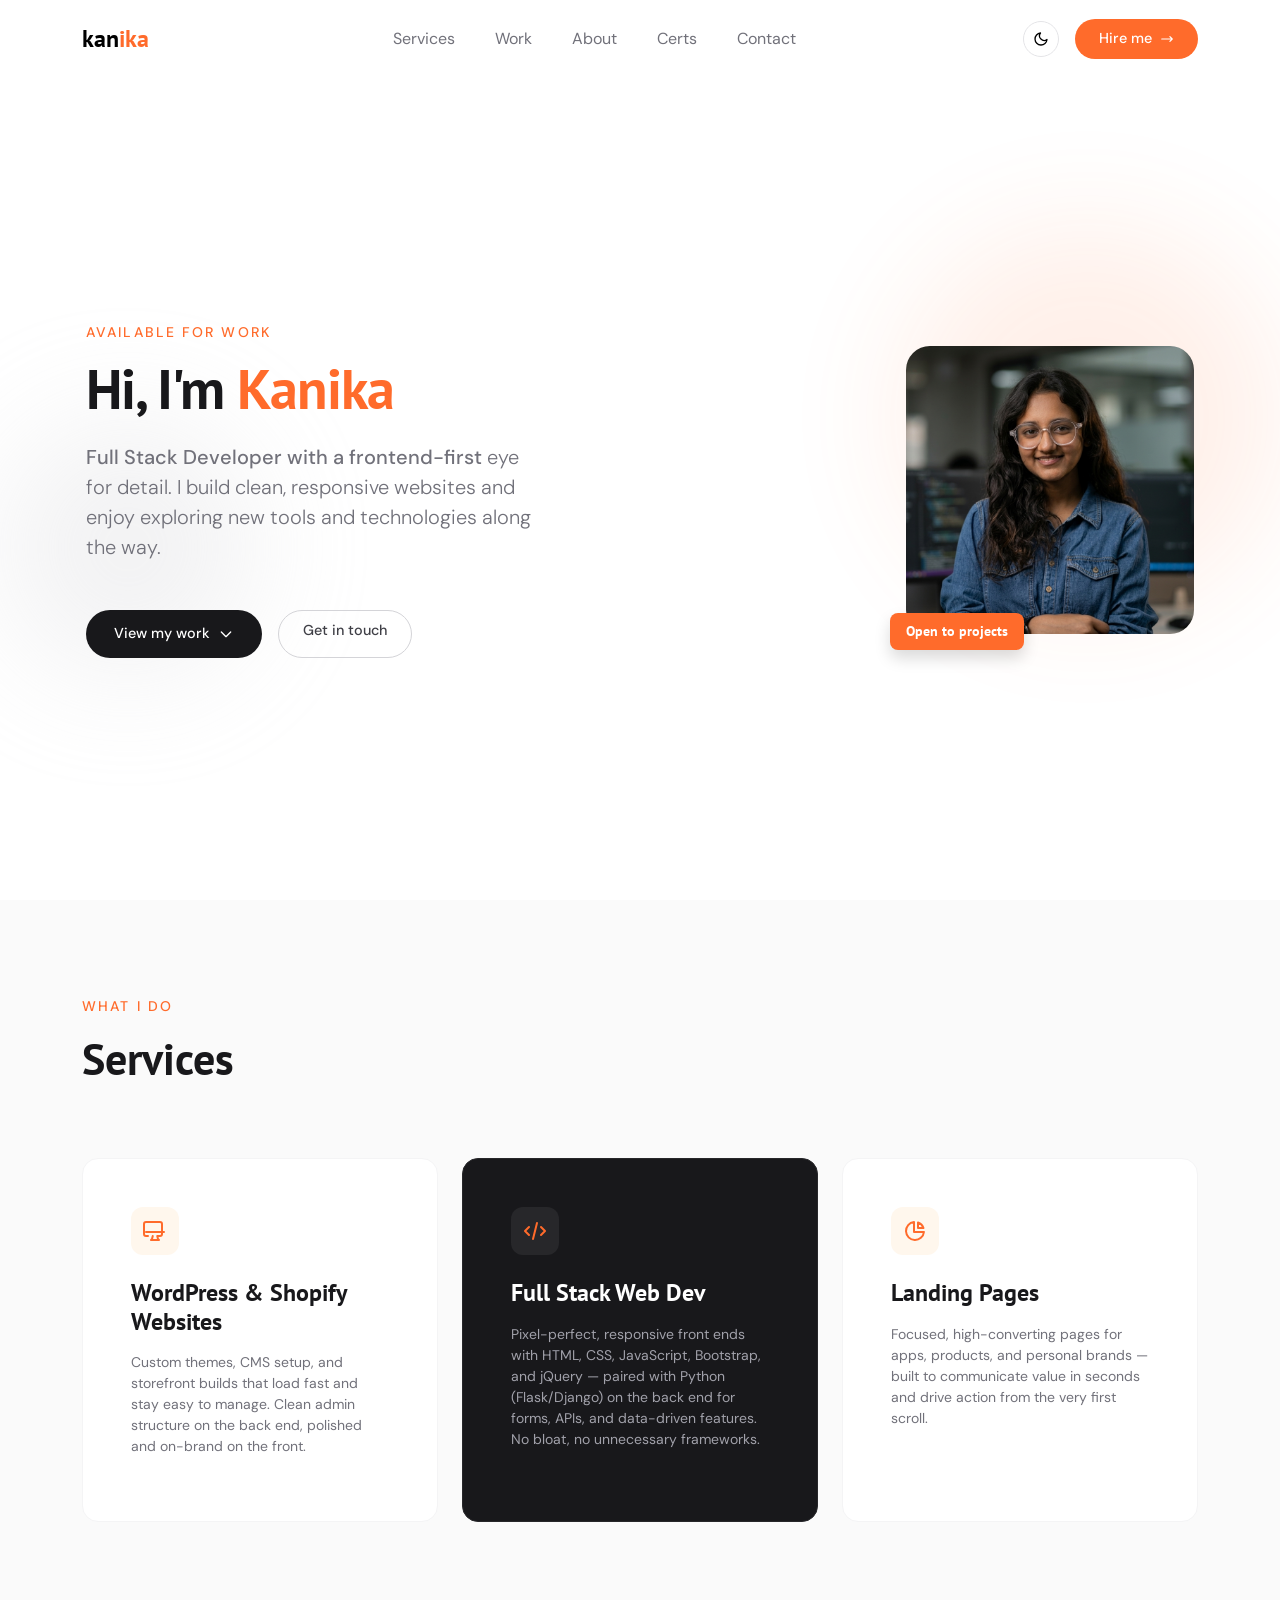
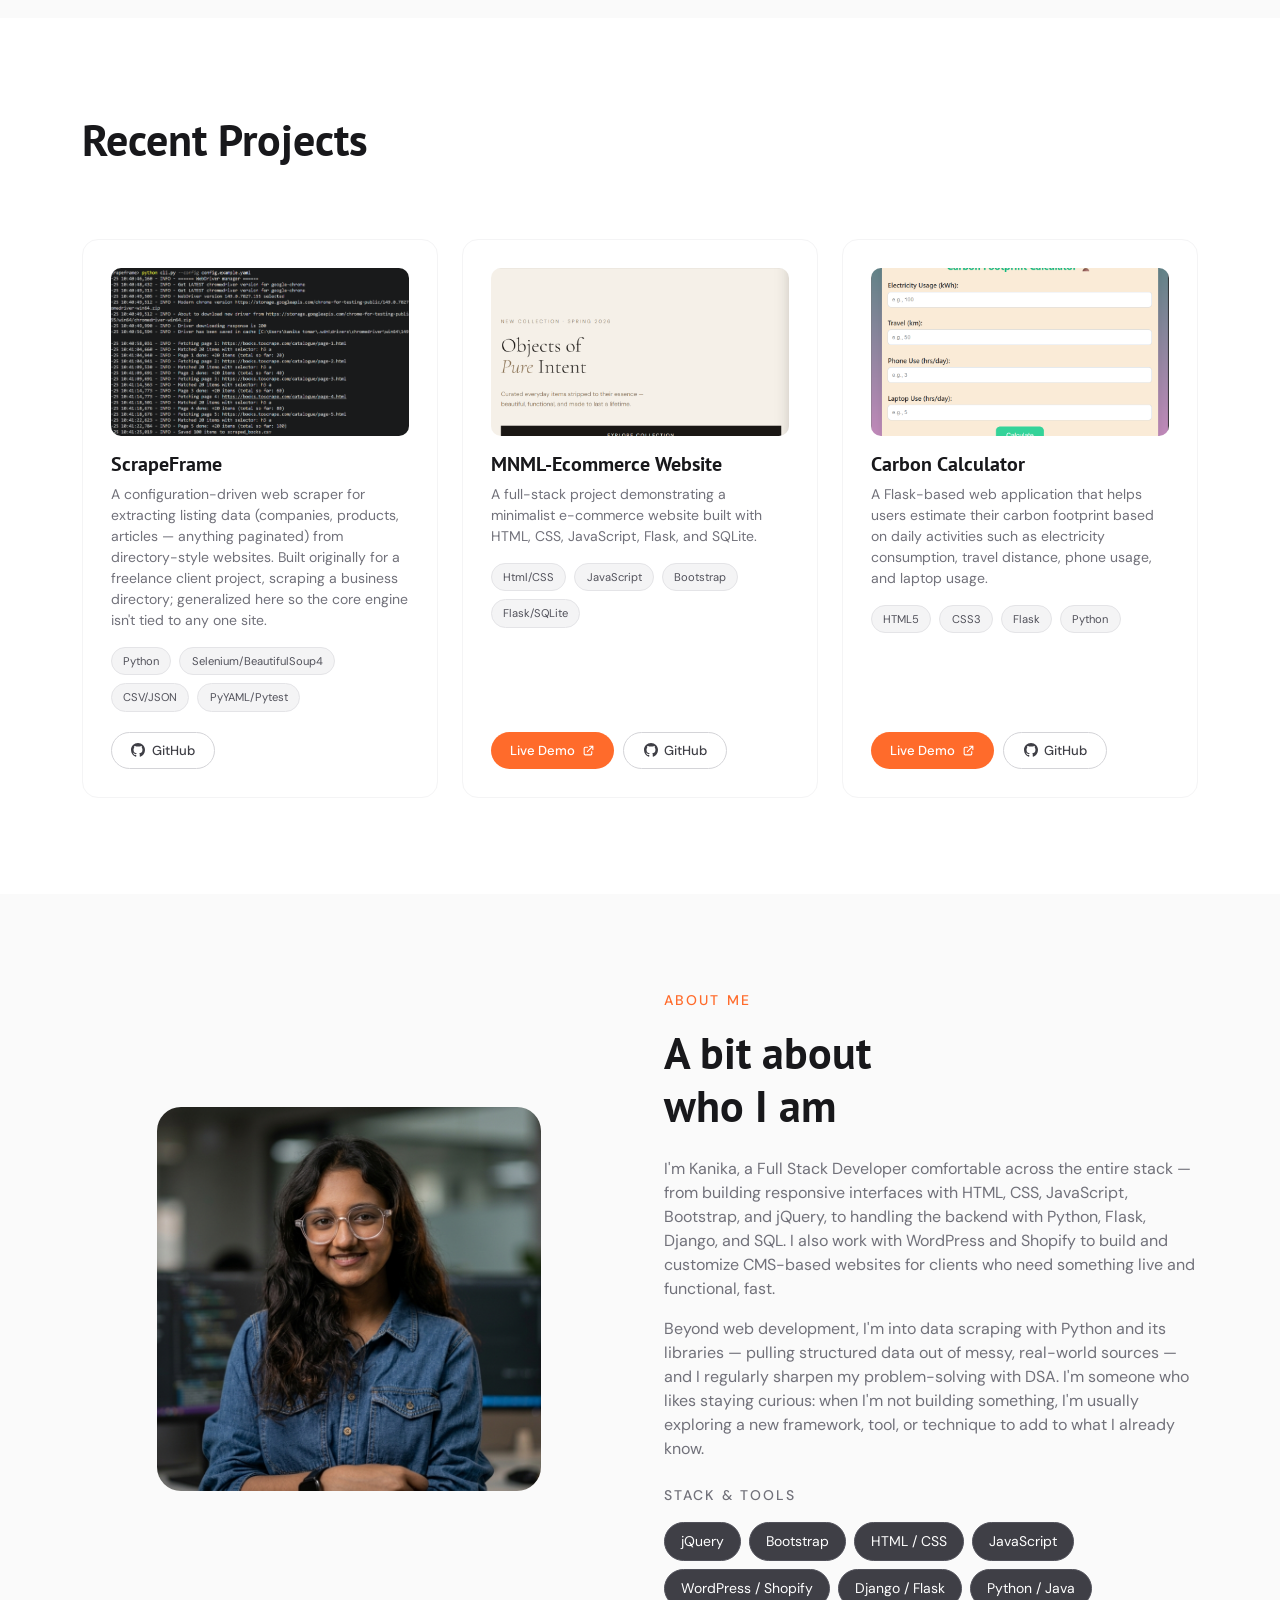
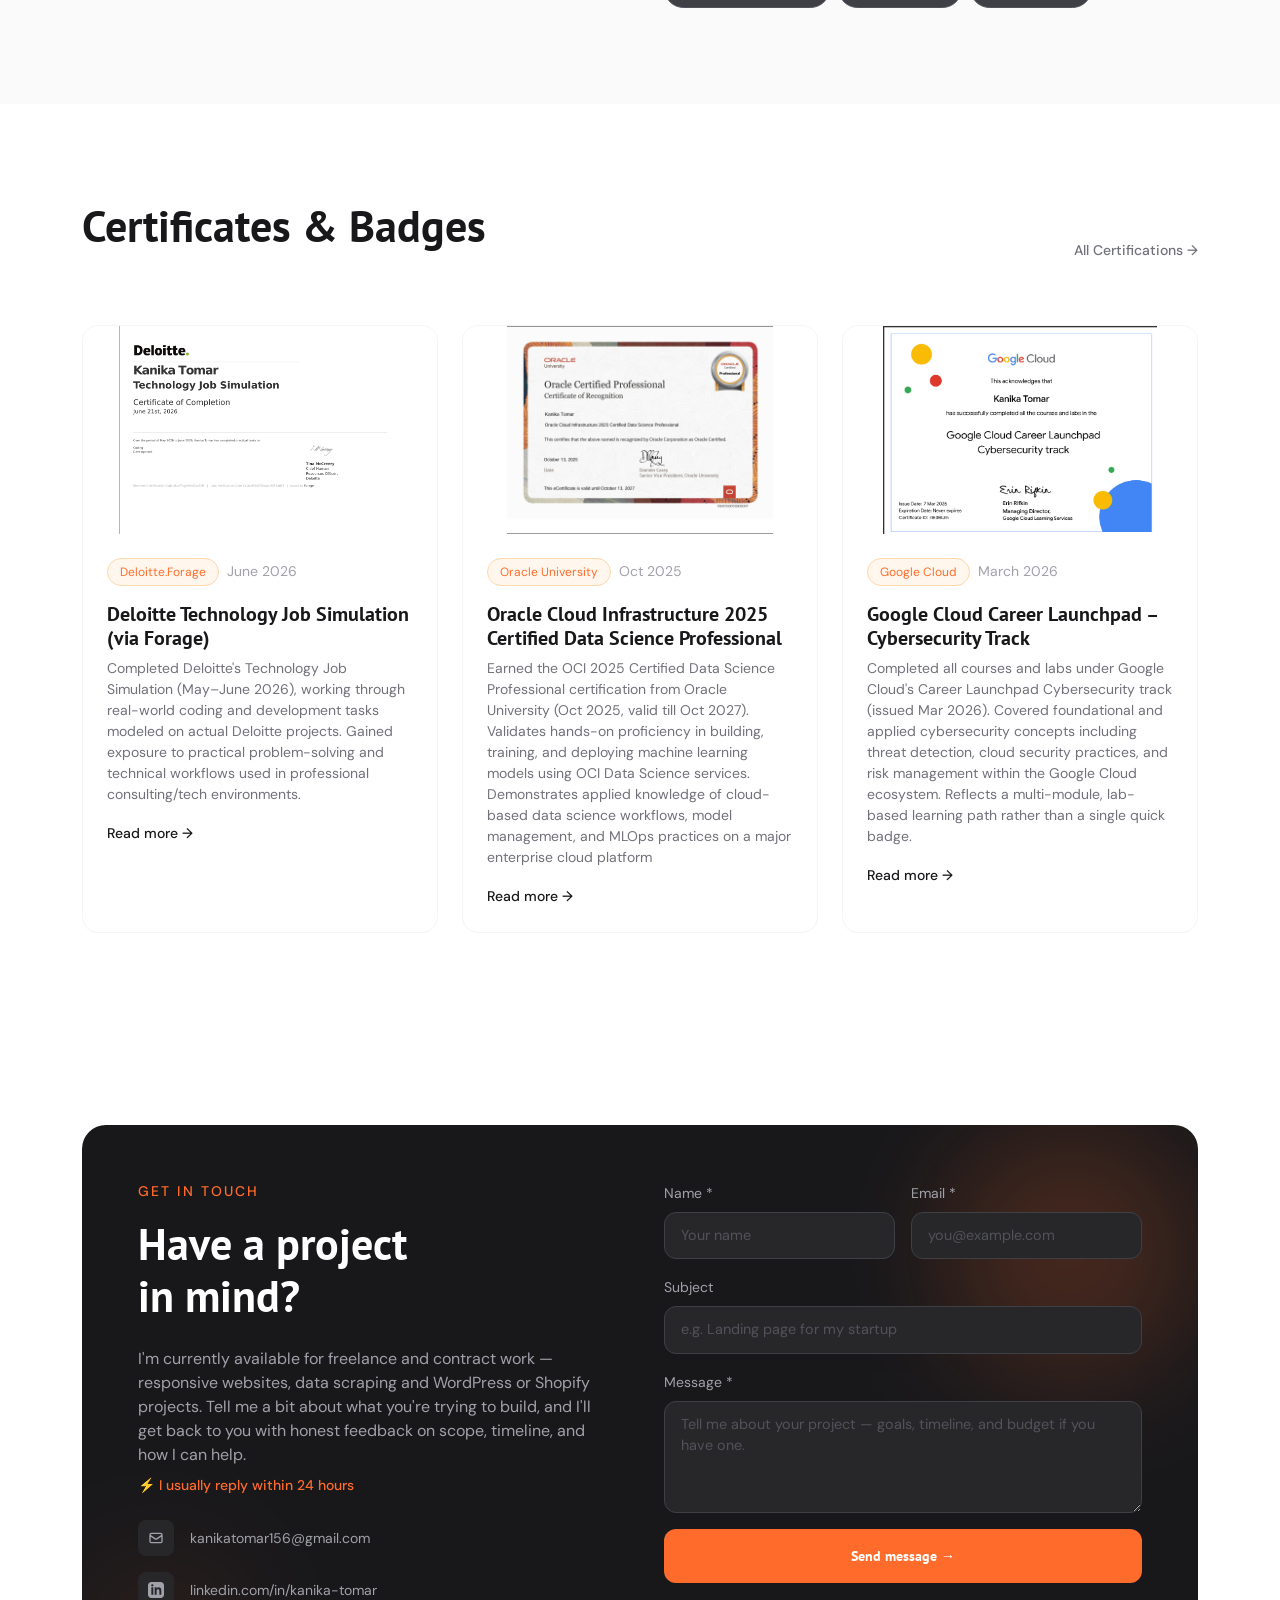
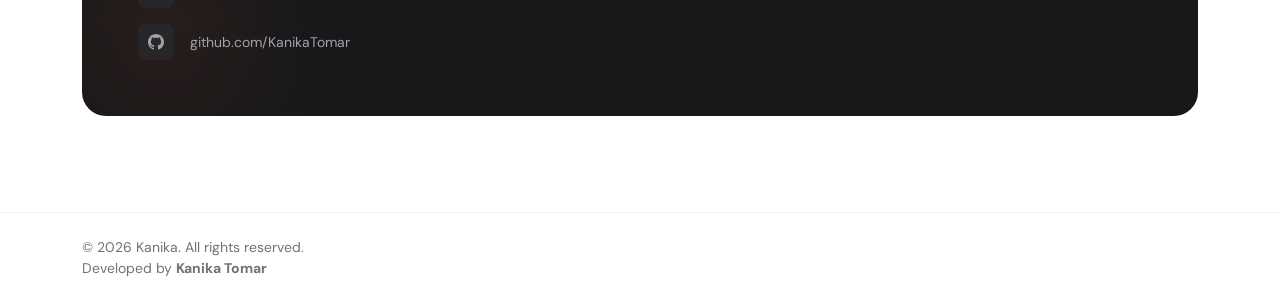
<file: frontend/index.html>
<!DOCTYPE html>
<html lang="en" class="scroll-smooth">

<head>
  <meta charset="UTF-8">
  <meta name="viewport" content="width=device-width, initial-scale=1.0">
  <meta name="description"
    content="Kanika — Full Stack Developer. Fast, clean and accessible digital products.">
  <meta name="keywords" content="freelance developer, portfolio, Bootstrap, jQuery">
  <meta name="author" content="Kanika">
  <meta property="og:title" content="Kanika — Aspiring Full Stack Developer">
  <meta property="og:description" content="I design and build digital products that people love to use.">
  <meta property="og:type" content="website">
  <title>Kanika — Aspiring Full Stack Developer &amp; Modern Responsive Web Design</title>

  <!-- Bootstrap 5 -->
  <link href="https://cdn.jsdelivr.net/npm/bootstrap@5.3.3/dist/css/bootstrap.min.css" rel="stylesheet">
  <link rel="preconnect" href="https://fonts.googleapis.com">
  <link rel="preconnect" href="https://fonts.gstatic.com" crossorigin>
  <link
    href="https://fonts.googleapis.com/css2?family=PT+Sans:ital,wght@0,400;0,700;1,400&family=DM+Sans:opsz,wght@9..40,300;9..40,400;9..40,500&display=swap"
    rel="stylesheet">
  <link rel="stylesheet" href="style.css">
</head>

<body>

  <!-- ═══ NAV ═══ -->
  <header class="navbar-custom" id="mainNav">
    <nav class="navbar navbar-expand-md py-3">
      <div class="container" style="max-width:1140px;">
        <a class="navbar-brand fw-bold fs-4" href="#hero" style="font-family:'PT Sans',sans-serif;">
          <span>kan</span><span class="text-accent">ika</span>
        </a>

        <button class="navbar-toggler border-0 icon-circle" type="button" data-bs-toggle="collapse"
          data-bs-target="#navMenu" aria-controls="navMenu" aria-expanded="false" aria-label="Toggle menu">
          <svg id="hamOpen" width="16" height="16" fill="none" viewBox="0 0 24 24" stroke="currentColor">
            <path stroke-linecap="round" stroke-linejoin="round" stroke-width="2" d="M4 6h16M4 12h16M4 18h16" />
          </svg>
          <svg id="hamClose" width="16" height="16" fill="none" viewBox="0 0 24 24" stroke="currentColor"
            style="display:none">
            <path stroke-linecap="round" stroke-linejoin="round" stroke-width="2" d="M6 18L18 6M6 6l12 12" />
          </svg>
        </button>

        <div class="collapse navbar-collapse" id="navMenu">
          <ul class="navbar-nav mx-auto gap-md-4 gap-3 mt-4 mt-md-0 text-center text-md-start" id="navLinks">
            <li class="nav-item"><a class="nav-link nl text-muted-custom" href="#services">Services</a></li>
            <li class="nav-item"><a class="nav-link nl text-muted-custom" href="#work">Work</a></li>
            <li class="nav-item"><a class="nav-link nl text-muted-custom" href="#about">About</a></li>
            <li class="nav-item"><a class="nav-link nl text-muted-custom" href="#blog">Certs</a></li>
            <li class="nav-item"><a class="nav-link nl text-muted-custom" href="#contact">Contact</a></li>
          </ul>
          <div class="d-flex d-md-none flex-column align-items-center gap-3 mt-4 pt-3 border-top">
            <a href="#contact" class="btn-accent shimmer">Hire me →</a>
          </div>
        </div>

        <div class="d-flex align-items-center gap-3 order-3">
          <button id="darkToggle" class="icon-circle" aria-label="Toggle dark mode">
            <svg id="iconSun" width="16" height="16" fill="none" viewBox="0 0 24 24" stroke="currentColor">
              <path stroke-linecap="round" stroke-linejoin="round" stroke-width="2"
                d="M21 12.79A9 9 0 1111.21 3 7 7 0 0021 12.79z" />
            </svg>
            <svg id="iconMoon" width="16" height="16" fill="none" viewBox="0 0 24 24" stroke="currentColor"
              style="display:none">
              <path stroke-linecap="round" stroke-linejoin="round" stroke-width="2"
                d="M12 3v1m0 16v1m9-9h-1M4 12H3m15.364-6.364l-.707.707M6.343 17.657l-.707.707M17.657 17.657l-.707-.707M6.343 6.343l-.707-.707M12 8a4 4 0 100 8 4 4 0 000-8z" />
            </svg>
          </button>
          <a href="#contact" class="btn-accent shimmer d-none d-md-inline-flex align-items-center gap-2">
            Hire me
            <svg width="14" height="14" fill="none" viewBox="0 0 24 24" stroke="currentColor">
              <path stroke-linecap="round" stroke-linejoin="round" stroke-width="2" d="M17 8l4 4m0 0l-4 4m4-4H3" />
            </svg>
          </a>
        </div>
      </div>
    </nav>
  </header>

  <main>

    <!-- ═══ HERO ═══ -->
    <section id="hero" class="position-relative d-flex align-items-center"
      style="min-height:100vh;padding-top:5rem;overflow:hidden;">
      <div class="bg-blob bg-accent" style="opacity:.1;top:25%;right:0;width:24rem;height:24rem;"></div>
      <div class="bg-blob" style="opacity:.3;background:#d4d4d8;bottom:25%;left:0;width:16rem;height:16rem;"></div>

      <div class="container position-relative" style="max-width:1140px;z-index:1;padding:6rem 1rem;">
        <div class="row align-items-center g-5">
          <div class="col-md-6">
            <p class="reveal small fw-medium text-accent text-uppercase mb-3" style="letter-spacing:.15em;">Available
              for work</p>
            <h1 class="reveal d1 fw-bold mb-4" style="font-size:3.5rem;line-height:1.05;letter-spacing:-.02em;">
              Hi, I'm <span class="text-accent">Kanika</span>
            </h1>
            <p class="reveal d2 fs-5 text-muted-custom mb-5" style="max-width:28rem;font-weight:300;">
              <strong class="fw-medium">Full Stack Developer with a frontend-first </strong> eye for detail. I build
              clean,
              responsive websites and enjoy exploring new tools and technologies along
              the way.
            </p>
            <div class="reveal d3 d-flex flex-wrap gap-3">
              <a href="#work" class="btn-hero-primary shimmer d-inline-flex align-items-center gap-2">
                View my work
                <svg width="16" height="16" fill="none" viewBox="0 0 24 24" stroke="currentColor">
                  <path stroke-linecap="round" stroke-linejoin="round" stroke-width="2" d="M19 9l-7 7-7-7" />
                </svg>
              </a>
              <a href="#contact" class="btn-outline-dark-custom">Get in touch</a>
            </div>
          </div>

          <div class="col-md-6 reveal d2 d-flex justify-content-center justify-content-md-end">
            <div class="position-relative" style="width:18rem;height:18rem;">
              <div class="pf w-100 h-100">
                <img src="images/myimg.png" alt="Kanika Tomar, Full Stack Developer" loading="eager">
              </div>
              <div class="position-absolute bg-accent text-white fw-bold small px-3 py-2 rounded-3 shadow"
                style="bottom:-1rem;left:-1rem;font-family:'PT Sans',sans-serif;">Open to projects</div>
            </div>
          </div>
        </div>
      </div>
    </section>

    <!-- ═══ SERVICES ═══ -->
    <section id="services" class="section-pad section-alt">
      <div class="container" style="max-width:1140px;">
        <div class="mb-5 pb-3">
          <p class="reveal small fw-medium text-accent text-uppercase mb-3" style="letter-spacing:.15em;">What I do</p>
          <h2 class="reveal d1 fw-bold" style="font-size:2.75rem;">Services</h2>
        </div>
        <div class="row g-4">

          <div class="col-md-4">
            <article class="reveal d1 card-h card-soft h-100 p-4 p-md-5">
              <div class="icon-box mb-4">
                <svg width="24" height="24" class="text-accent" fill="none" viewBox="0 0 24 24" stroke="currentColor">
                  <path stroke-linecap="round" stroke-linejoin="round" stroke-width="2"
                    d="M9.75 17L9 20l-1 1h8l-1-1-.75-3M3 13h18M5 17H3a2 2 0 01-2-2V5a2 2 0 012-2h14a2 2 0 012 2v10a2 2 0 01-2 2h-2" />
                </svg>
              </div>
              <h3 class="fw-bold fs-4 mb-3">WordPress &amp; Shopify Websites</h3>
              <p class="small text-muted-custom">Custom themes, CMS setup, and storefront builds that load fast and stay
                easy to manage. Clean admin structure on the back end, polished and on-brand on the front.</p>
            </article>
          </div>

          <div class="col-md-4">
            <article class="reveal d2 card-h card-dark-feat h-100 p-4 p-md-5">
              <div class="icon-box icon-box-dark mb-4">
                <svg width="24" height="24" class="text-accent" fill="none" viewBox="0 0 24 24" stroke="currentColor">
                  <path stroke-linecap="round" stroke-linejoin="round" stroke-width="2"
                    d="M10 20l4-16m4 4l4 4-4 4M6 16l-4-4 4-4" />
                </svg>
              </div>
              <h3 class="fw-bold fs-4 mb-3">Full Stack Web Dev</h3>
              <p class="small" style="color:#a1a1aa;">Pixel-perfect, responsive front ends with HTML, CSS, JavaScript,
                Bootstrap, and jQuery — paired with Python (Flask/Django) on the back end for forms, APIs, and
                data-driven
                features. No bloat, no unnecessary frameworks.</p>
            </article>
          </div>

          <div class="col-md-4">
            <article class="reveal d3 card-h card-soft h-100 p-4 p-md-5">
              <div class="icon-box mb-4">
                <svg width="24" height="24" class="text-accent" fill="none" viewBox="0 0 24 24" stroke="currentColor">
                  <path stroke-linecap="round" stroke-linejoin="round" stroke-width="2"
                    d="M11 3.055A9.001 9.001 0 1020.945 13H11V3.055z" />
                  <path stroke-linecap="round" stroke-linejoin="round" stroke-width="2"
                    d="M20.488 9H15V3.512A9.025 9.025 0 0120.488 9z" />
                </svg>
              </div>
              <h3 class="fw-bold fs-4 mb-3">Landing Pages</h3>
              <p class="small text-muted-custom">Focused, high-converting pages for apps, products, and personal brands
                —
                built to communicate value in seconds and drive action from the very first scroll.</p>
            </article>
          </div>

        </div>
      </div>
    </section>

    <!-- ═══ WORK ═══ -->
    <section id="work" class="section-pad">
      <div class="container" style="max-width:1140px;">
        <div class="d-flex flex-column flex-sm-row justify-content-between align-items-sm-end gap-3 mb-5 pb-3">
          <div>
            <!-- <p class="reveal small fw-medium text-accent text-uppercase mb-3" style="letter-spacing:.15em;">Portfolio</p> -->
            <h2 class="reveal d1 fw-bold" style="font-size:2.75rem;">Recent Projects</h2>
          </div>
          <a href="projects.html" class="reveal d1 nl small fw-medium text-muted-custom">All projects →</a>
        </div>

        <div class="row g-4">

          <!-- PROJECT CARD 1 — replace with your real project -->
          <div class="col-md-4">
            <article class="card-h reveal d1 card-soft proj-card h-100 d-flex flex-column">
              <div class="proj-thumb mb-3">
                <img src="images/scraper.png" alt="ScrapeFrame CLI running with checkpoint output" loading="lazy">
              </div>
              <h3 class="fw-bold fs-5 mb-2">ScrapeFrame</h3>
              <p class="small text-muted-custom mb-3">A configuration-driven web scraper for extracting listing data
                (companies, products, articles — anything paginated) from directory-style websites. Built originally for
                a freelance client project, scraping a business directory; generalized here so the core engine isn't
                tied to any one site.</p>
              <div class="d-flex flex-wrap gap-2 mb-3">
                <span class="tech-tag">Python</span>
                <span class="tech-tag">Selenium/BeautifulSoup4</span>
                <span class="tech-tag">CSV/JSON</span>
                <span class="tech-tag">PyYAML/Pytest</span>
              </div>
              <div class="proj-actions mt-auto pt-1">
                <a href="https://github.com/KanikaTomar18/ScrapeFrame" target="_blank" rel="noopener noreferrer"
                  class="btn-proj-secondary">
                  <svg width="14" height="14" fill="currentColor" viewBox="0 0 24 24">
                    <path
                      d="M12 0c-6.626 0-12 5.373-12 12 0 5.302 3.438 9.8 8.207 11.387.599.111.793-.261.793-.577v-2.234c-3.338.726-4.033-1.416-4.033-1.416-.546-1.387-1.333-1.756-1.333-1.756-1.089-.745.083-.729.083-.729 1.205.084 1.839 1.237 1.839 1.237 1.07 1.834 2.807 1.304 3.492.997.107-.775.418-1.305.762-1.604-2.665-.305-5.467-1.334-5.467-5.931 0-1.311.469-2.381 1.236-3.221-.124-.303-.535-1.524.117-3.176 0 0 1.008-.322 3.301 1.23.957-.266 1.983-.399 3.003-.404 1.02.005 2.047.138 3.006.404 2.291-1.552 3.297-1.23 3.297-1.23.653 1.653.242 2.874.118 3.176.77.84 1.235 1.911 1.235 3.221 0 4.609-2.807 5.624-5.479 5.921.43.372.823 1.102.823 2.222v3.293c0 .319.192.694.801.576 4.765-1.589 8.199-6.086 8.199-11.386 0-6.627-5.373-12-12-12z" />
                  </svg>
                  GitHub
                </a>
              </div>
            </article>
          </div>
          <!-- PROJECT CARD 2 — replace with your real project -->
          <div class="col-md-4">
            <article class="card-h reveal d2 card-soft proj-card h-100 d-flex flex-column">
              <div class="proj-thumb mb-3">
                <img src="images/mnml.png" alt="MNML e-commerce website homepage" loading="lazy">
              </div>
              <h3 class="fw-bold fs-5 mb-2">MNML-Ecommerce Website</h3>
              <p class="small text-muted-custom mb-3">A full-stack project demonstrating a minimalist e-commerce website
                built with HTML, CSS, JavaScript, Flask, and SQLite.</p>
              <div class="d-flex flex-wrap gap-2 mb-3">
                <span class="tech-tag">Html/CSS</span>
                <span class="tech-tag">JavaScript</span>
                <span class="tech-tag">Bootstrap</span>
                <span class="tech-tag">Flask/SQLite</span>
              </div>
              <div class="proj-actions mt-auto pt-1">
                <a href="https://mnml-rztf.onrender.com/" target="_blank" rel="noopener noreferrer"
                  class="btn-proj-primary">
                  Live Demo
                  <svg width="13" height="13" fill="none" viewBox="0 0 24 24" stroke="currentColor">
                    <path stroke-linecap="round" stroke-linejoin="round" stroke-width="2"
                      d="M10 6H6a2 2 0 00-2 2v10a2 2 0 002 2h10a2 2 0 002-2v-4M14 4h6v6M10 14L20 4" />
                  </svg>
                </a>
                <a href="https://github.com/KanikaTomar18/MNML" target="_blank" rel="noopener noreferrer"
                  class="btn-proj-secondary">
                  <svg width="14" height="14" fill="currentColor" viewBox="0 0 24 24">
                    <path
                      d="M12 0c-6.626 0-12 5.373-12 12 0 5.302 3.438 9.8 8.207 11.387.599.111.793-.261.793-.577v-2.234c-3.338.726-4.033-1.416-4.033-1.416-.546-1.387-1.333-1.756-1.333-1.756-1.089-.745.083-.729.083-.729 1.205.084 1.839 1.237 1.839 1.237 1.07 1.834 2.807 1.304 3.492.997.107-.775.418-1.305.762-1.604-2.665-.305-5.467-1.334-5.467-5.931 0-1.311.469-2.381 1.236-3.221-.124-.303-.535-1.524.117-3.176 0 0 1.008-.322 3.301 1.23.957-.266 1.983-.399 3.003-.404 1.02.005 2.047.138 3.006.404 2.291-1.552 3.297-1.23 3.297-1.23.653 1.653.242 2.874.118 3.176.77.84 1.235 1.911 1.235 3.221 0 4.609-2.807 5.624-5.479 5.921.43.372.823 1.102.823 2.222v3.293c0 .319.192.694.801.576 4.765-1.589 8.199-6.086 8.199-11.386 0-6.627-5.373-12-12-12z" />
                  </svg>
                  GitHub
                </a>
              </div>
            </article>
          </div>

          <!-- PROJECT CARD 3 — replace with your real project -->
          <div class="col-md-4">
            <article class="card-h reveal d3 card-soft proj-card h-100 d-flex flex-column">
              <div class="proj-thumb mb-3">
                <img src="images/Carbon-calc.png"
                  alt="Carbon Calculator web app showing estimated carbon footprint results" loading="lazy">
              </div>
              <h3 class="fw-bold fs-5 mb-2">Carbon Calculator</h3>
              <p class="small text-muted-custom mb-3">A Flask-based web application that helps users estimate their
                carbon footprint based on daily activities such as electricity consumption, travel distance, phone
                usage, and laptop usage.</p>
              <div class="d-flex flex-wrap gap-2 mb-3">
                <span class="tech-tag">HTML5</span>
                <span class="tech-tag">CSS3</span>
                <span class="tech-tag">Flask</span>
                <span class="tech-tag">Python</span>
              </div>
              <div class="proj-actions mt-auto pt-1">
                <a href="https://carbon-calculator-ndfr.onrender.com/" target="_blank" rel="noopener noreferrer"
                  class="btn-proj-primary">
                  Live Demo
                  <svg width="13" height="13" fill="none" viewBox="0 0 24 24" stroke="currentColor">
                    <path stroke-linecap="round" stroke-linejoin="round" stroke-width="2"
                      d="M10 6H6a2 2 0 00-2 2v10a2 2 0 002 2h10a2 2 0 002-2v-4M14 4h6v6M10 14L20 4" />
                  </svg>
                </a>
                <a href="https://github.com/KanikaTomar18/Carbon_Calculator" target="_blank" rel="noopener noreferrer"
                  class="btn-proj-secondary">
                  <svg width="14" height="14" fill="currentColor" viewBox="0 0 24 24">
                    <path
                      d="M12 0c-6.626 0-12 5.373-12 12 0 5.302 3.438 9.8 8.207 11.387.599.111.793-.261.793-.577v-2.234c-3.338.726-4.033-1.416-4.033-1.416-.546-1.387-1.333-1.756-1.333-1.756-1.089-.745.083-.729.083-.729 1.205.084 1.839 1.237 1.839 1.237 1.07 1.834 2.807 1.304 3.492.997.107-.775.418-1.305.762-1.604-2.665-.305-5.467-1.334-5.467-5.931 0-1.311.469-2.381 1.236-3.221-.124-.303-.535-1.524.117-3.176 0 0 1.008-.322 3.301 1.23.957-.266 1.983-.399 3.003-.404 1.02.005 2.047.138 3.006.404 2.291-1.552 3.297-1.23 3.297-1.23.653 1.653.242 2.874.118 3.176.77.84 1.235 1.911 1.235 3.221 0 4.609-2.807 5.624-5.479 5.921.43.372.823 1.102.823 2.222v3.293c0 .319.192.694.801.576 4.765-1.589 8.199-6.086 8.199-11.386 0-6.627-5.373-12-12-12z" />
                  </svg>
                  GitHub
                </a>
              </div>
            </article>
          </div>
          <!-- END PROJECT CARDS -->

        </div>
      </div>
    </section>

    <!-- ═══ ABOUT ═══ -->
    <section id="about" class="section-pad section-alt">
      <div class="container" style="max-width:1140px;">
        <div class="row align-items-center g-5">

          <div class="col-md-6 order-2 order-md-1 reveal">
            <div class="pf mx-auto" style="width:100%;max-width:24rem;aspect-ratio:1/1;">
              <img src="images/myimg.png" alt="Kanika" loading="lazy">
            </div>
          </div>

          <div class="col-md-6 order-1 order-md-2">
            <p class="reveal small fw-medium text-accent text-uppercase mb-3" style="letter-spacing:.15em;">About me</p>
            <h2 class="reveal d1 fw-bold mb-4" style="font-size:2.75rem;line-height:1.2;">A bit about<br>who I am</h2>
            <p class="reveal d2 text-muted-custom mb-3">
              I'm Kanika, a Full Stack Developer comfortable across the entire stack —
              from building responsive interfaces with HTML, CSS, JavaScript, Bootstrap,
              and jQuery, to handling the backend with Python, Flask, Django, and SQL.
              I also work with WordPress and Shopify to build and customize CMS-based
              websites for clients who need something live and functional, fast.
            </p>
            <p class="reveal d3 text-muted-custom mb-4">
              Beyond web development, I'm into data scraping with Python and its
              libraries — pulling structured data out of messy, real-world sources — and
              I regularly sharpen my problem-solving with DSA. I'm someone who likes
              staying curious: when I'm not building something, I'm usually exploring
              a new framework, tool, or technique to add to what I already know.
            </p>
            <div class="reveal d4">
              <p class="small fw-medium text-muted-custom text-uppercase mb-3" style="letter-spacing:.15em;">Stack &amp;
                tools</p>
              <div class="d-flex flex-wrap gap-2">
                <span class="stag small bg-grey border px-3 py-2 rounded-pill text-white">jQuery</span>
                <span class="stag small bg-grey border px-3 py-2 rounded-pill text-white">Bootstrap</span>
                <span class="stag small bg-grey border px-3 py-2 rounded-pill text-white">HTML / CSS</span>
                <span class="stag small bg-grey border px-3 py-2 rounded-pill text-white">JavaScript</span>
                <span class="stag small bg-grey border px-3 py-2 rounded-pill text-white">WordPress / Shopify</span>
                <span class="stag small bg-grey border px-3 py-2 rounded-pill text-white">Django / Flask</span>
                <span class="stag small bg-grey border px-3 py-2 rounded-pill text-white">Python / Java</span>
              </div>
            </div>
          </div>

        </div>
      </div>
    </section>

    <!-- ═══ BLOG ═══ -->
    <section id="blog" class="section-pad">
      <div class="container" style="max-width:1140px;">
        <div class="d-flex flex-column flex-sm-row justify-content-between align-items-sm-end gap-3 mb-5 pb-3">
          <div>
            <!-- <p class="reveal small fw-medium text-accent text-uppercase mb-3" style="letter-spacing:.15em;">Thoughts</p> -->
            <h2 class="reveal d1 fw-bold" style="font-size:2.75rem;">Certificates & Badges</h2>
          </div>
          <a href="certificates.html" class="reveal d1 nl small fw-medium text-muted-custom">All Certifications →</a>
        </div>

        <div class="row g-4">
          <div class="col-md-4">
            <article class="reveal d1 card-h card-soft h-100" style="overflow:hidden;">
              <div class="pf w-100" style="height:13rem;border-radius:0;background:#fff;">
                <img src="images/Deloitte.png" alt="Deloitte Technology Job Simulation certificate logo" loading="lazy"
                  style="object-fit:contain;">
              </div>
              <div class="p-4">
                <div class="d-flex align-items-center gap-2 mb-3">
                  <span class="badge-tag">Deloitte.Forage</span>
                  <span class="small" style="color:#a1a1aa;">June 2026</span>
                </div>
                <a href="certificates.html">
                  <h3 class="fw-bold fs-5 mb-2">Deloitte Technology Job Simulation (via Forage)</h3>
                </a>
                <p class="small text-muted-custom mb-3">Completed Deloitte's Technology Job Simulation (May–June 2026),
                  working through real-world coding and development tasks modeled on actual Deloitte projects. Gained
                  exposure to practical problem-solving and technical workflows used in professional consulting/tech
                  environments.</p>
                <a href="certificates.html" class="nl small fw-medium">Read more →</a>
              </div>
            </article>
          </div>

          <div class="col-md-4">
            <article class="reveal d2 card-h card-soft h-100" style="overflow:hidden;">
              <div class="pf w-100" style="height:13rem;border-radius:0;background:#fff;">
                <img src="images/oracle.png"
                  alt="Oracle Cloud Infrastructure 2025 Certified Data Science Professional certificate logo"
                  loading="lazy" style="object-fit:contain;">
              </div>
              <div class="p-4">
                <div class="d-flex align-items-center gap-2 mb-3">
                  <span class="badge-tag">Oracle University</span>
                  <span class="small" style="color:#a1a1aa;">Oct 2025</span>
                </div>
                <a href="certificates.html">
                  <h3 class="fw-bold fs-5 mb-2">Oracle Cloud Infrastructure 2025 Certified Data Science Professional
                  </h3>
                </a>
                <p class="small text-muted-custom mb-3">Earned the OCI 2025 Certified Data Science Professional
                  certification from Oracle University (Oct 2025, valid till Oct 2027). Validates hands-on proficiency
                  in building, training, and deploying machine learning models using OCI Data Science services.
                  Demonstrates applied knowledge of cloud-based data science workflows, model management, and MLOps
                  practices on a major enterprise cloud platform</p>
                <a href="certificates.html" class="nl small fw-medium">Read more →</a>
              </div>
            </article>
          </div>

          <div class="col-md-4">
            <article class="reveal d3 card-h card-soft h-100" style="overflow:hidden;">
              <div class="pf w-100" style="height:13rem;border-radius:0;background:#fff;">
                <img src="images/google-cloud-cyber.png"
                  alt="Google Cloud Career Launchpad Cybersecurity Track certificate logo" loading="lazy"
                  style="object-fit:contain;">
              </div>
              <div class="p-4">
                <div class="d-flex align-items-center gap-2 mb-3">
                  <span class="badge-tag">Google Cloud</span>
                  <span class="small" style="color:#a1a1aa;">March 2026</span>
                </div>
                <a href="certificates.html">
                  <h3 class="fw-bold fs-5 mb-2">Google Cloud Career Launchpad – Cybersecurity Track</h3>
                </a>
                <p class="small text-muted-custom mb-3">Completed all courses and labs under Google Cloud's Career
                  Launchpad Cybersecurity track (issued Mar 2026). Covered foundational and applied cybersecurity
                  concepts including threat detection, cloud security practices, and risk management within the Google
                  Cloud ecosystem. Reflects a multi-module, lab-based learning path rather than a single quick badge.
                </p>
                <a href="certificates.html" class="nl small fw-medium">Read more →</a>
              </div>
            </article>
          </div>
        </div>
      </div>
    </section>

   <!-- ═══ CONTACT ═══ -->
<section id="contact" class="section-pad">
  <div class="container" style="max-width:1140px;">
    <div class="contact-section-bg">
      <div class="bg-blob bg-accent" style="opacity:.2;top:0;right:0;width:16rem;height:16rem;"></div>
      <div class="bg-blob bg-accent" style="opacity:.1;bottom:0;left:0;width:10rem;height:10rem;"></div>

      <div class="row g-5 position-relative" style="z-index:1;">
        <div class="col-md-6">
          <p class="reveal small fw-medium text-accent text-uppercase mb-3" style="letter-spacing:.15em;">Get in
            touch</p>
          <h2 class="reveal d1 fw-bold mb-4" style="font-size:2.75rem;line-height:1.2;">Have a project<br>in mind?</h2>
          <p class="reveal d2 mb-2" style="color:#a1a1aa;">
            I'm currently available for freelance and contract work — responsive websites, data scraping
            and WordPress or Shopify projects. Tell me a bit about what you're trying to build, and I'll get
            back to you with honest feedback on scope, timeline, and how I can help.
          </p>
          <p class="reveal d2 small fw-medium text-accent mb-4">⚡ I usually reply within 24 hours</p>

          <div class="reveal d3 d-flex flex-column gap-3">
            <a href="mailto:kanikatomar156@gmail.com" class="d-flex align-items-center gap-3"
              style="color:#a1a1aa;">
              <span class="icon-box icon-box-dark flex-shrink-0"
                style="width:36px;height:36px;border-radius:.5rem;">
                <svg width="16" height="16" fill="none" viewBox="0 0 24 24" stroke="currentColor">
                  <path stroke-linecap="round" stroke-linejoin="round" stroke-width="2"
                    d="M3 8l7.89 5.26a2 2 0 002.22 0L21 8M5 19h14a2 2 0 002-2V7a2 2 0 00-2-2H5a2 2 0 00-2 2v10a2 2 0 002 2z" />
                </svg>
              </span>
              <span class="small">kanikatomar156@gmail.com</span>
            </a>
            <a href="https://linkedin.com/in/kanika-tomar-3a40a230a" rel="noopener noreferrer" target="_blank"
              class="d-flex align-items-center gap-3" style="color:#a1a1aa;">
              <span class="icon-box icon-box-dark flex-shrink-0"
                style="width:36px;height:36px;border-radius:.5rem;">
                <svg width="16" height="16" fill="currentColor" viewBox="0 0 24 24">
                  <path
                    d="M19 0h-14c-2.761 0-5 2.239-5 5v14c0 2.761 2.239 5 5 5h14c2.762 0 5-2.239 5-5v-14c0-2.761-2.238-5-5-5zm-11 19h-3v-11h3v11zm-1.5-12.268c-.966 0-1.75-.79-1.75-1.764s.784-1.764 1.75-1.764 1.75.79 1.75 1.764-.783 1.764-1.75 1.764zm13.5 12.268h-3v-5.604c0-3.368-4-3.113-4 0v5.604h-3v-11h3v1.765c1.396-2.586 7-2.777 7 2.476v6.759z" />
                </svg>
              </span>
              <span class="small">linkedin.com/in/kanika-tomar</span>
            </a>
            <a href="https://github.com/KanikaTomar18" rel="noopener noreferrer" target="_blank"
              class="d-flex align-items-center gap-3" style="color:#a1a1aa;">
              <span class="icon-box icon-box-dark flex-shrink-0"
                style="width:36px;height:36px;border-radius:.5rem;">
                <svg width="16" height="16" fill="currentColor" viewBox="0 0 24 24">
                  <path
                    d="M12 0c-6.626 0-12 5.373-12 12 0 5.302 3.438 9.8 8.207 11.387.599.111.793-.261.793-.577v-2.234c-3.338.726-4.033-1.416-4.033-1.416-.546-1.387-1.333-1.756-1.333-1.756-1.089-.745.083-.729.083-.729 1.205.084 1.839 1.237 1.839 1.237 1.07 1.834 2.807 1.304 3.492.997.107-.775.418-1.305.762-1.604-2.665-.305-5.467-1.334-5.467-5.931 0-1.311.469-2.381 1.236-3.221-.124-.303-.535-1.524.117-3.176 0 0 1.008-.322 3.301 1.23.957-.266 1.983-.399 3.003-.404 1.02.005 2.047.138 3.006.404 2.291-1.552 3.297-1.23 3.297-1.23.653 1.653.242 2.874.118 3.176.77.84 1.235 1.911 1.235 3.221 0 4.609-2.807 5.624-5.479 5.921.43.372.823 1.102.823 2.222v3.293c0 .319.192.694.801.576 4.765-1.589 8.199-6.086 8.199-11.386 0-6.627-5.373-12-12-12z" />
                </svg>
              </span>
              <span class="small">github.com/KanikaTomar</span>
            </a>
          </div>
        </div>

        <div class="col-md-6 reveal d2">
          <form id="contactForm" novalidate>
            <div class="row g-3">
              <div class="col-sm-6">
                <label for="fname" class="form-label small" style="color:#a1a1aa;">Name *</label>
                <input type="text" id="fname" name="name" class="form-control form-control-dark" placeholder="Your name"
                  required autocomplete="name">
              </div>
              <div class="col-sm-6">
                <label for="femail" class="form-label small" style="color:#a1a1aa;">Email *</label>
                <input type="email" id="femail" name="email" class="form-control form-control-dark"
                  placeholder="you@example.com" required autocomplete="email">
              </div>
              <div class="col-12">
                <label for="fsubject" class="form-label small" style="color:#a1a1aa;">Subject</label>
                <input type="text" id="fsubject" name="subject" class="form-control form-control-dark"
                  placeholder="e.g. Landing page for my startup">
              </div>
              <div class="col-12">
                <label for="fmessage" class="form-label small" style="color:#a1a1aa;">Message *</label>
                <textarea id="fmessage" name="message" rows="4" class="form-control form-control-dark"
                  placeholder="Tell me about your project — goals, timeline, and budget if you have one." required></textarea>
              </div>
              <div class="col-12">
                <button type="submit" class="btn-accent shimmer w-100 fw-bold py-3"
                  style="border-radius:.75rem;font-family:'PT Sans',sans-serif;">
                  Send message →
                </button>
              </div>
            </div>
          </form>
        </div>
      </div>
    </div>
  </div>
</section>

  </main>

  <footer>
    <div class="container py-4 d-flex flex-column flex-sm-row align-items-center justify-content-between gap-3"
      style="max-width:1140px;">
      <p class="small text-muted-custom mb-0">© <span id="yr"></span> Kanika. All rights reserved. <br> Developed by <a
          href="https://github.com/KanikaTomar18" target="_blank" class="fw-bold">Kanika Tomar</a></p>
    </div>
  </footer>

  <!-- jQuery -->
  <script src="https://code.jquery.com/jquery-3.7.1.min.js"></script>
  <!-- Bootstrap JS bundle (includes Popper, needed for navbar collapse) -->
  <script src="https://cdn.jsdelivr.net/npm/bootstrap@5.3.3/dist/js/bootstrap.bundle.min.js"></script>

  <script>
    $(function () {

      /* ---------- dark mode ---------- */
      var saved = localStorage.getItem('theme');
      var prefersDark = window.matchMedia('(prefers-color-scheme: dark)').matches;
      var isDark = saved === 'dark' || (!saved && prefersDark);

      function applyTheme(dark) {
        document.documentElement.setAttribute('data-bs-theme', dark ? 'dark' : 'light');
        $('#iconSun').toggle(!dark);
        $('#iconMoon').toggle(dark);
        localStorage.setItem('theme', dark ? 'dark' : 'light');
      }
      applyTheme(isDark);

      $('#darkToggle').on('click', function () {
        isDark = !isDark;
        applyTheme(isDark);
      });

      /* ---------- navbar scroll shadow ---------- */
      $(window).on('scroll', function () {
        $('#mainNav').toggleClass('scrolled', $(window).scrollTop() > 20);
        updateActiveSection();
      });

      /* ---------- mobile menu hamburger icon swap + close on link click ---------- */
      var navMenu = document.getElementById('navMenu');
      var bsCollapse = new bootstrap.Collapse(navMenu, { toggle: false });

      $('#navMenu').on('show.bs.collapse', function () {
        $('#hamOpen').hide(); $('#hamClose').show();
      });
      $('#navMenu').on('hide.bs.collapse', function () {
        $('#hamOpen').show(); $('#hamClose').hide();
      });
      $('#navLinks a, .navbar-collapse a.btn-accent').on('click', function () {
        if ($('#navMenu').hasClass('show')) bsCollapse.hide();
      });

      /* ---------- active section tracking ---------- */
      var sectionIds = ['hero', 'services', 'work', 'about', 'blog', 'contact'];
      function updateActiveSection() {
        var scrollY = $(window).scrollTop();
        var atBottom = (scrollY + $(window).height()) >= $(document).height() - 60;
        var current = 'hero';
        if (atBottom) {
          current = 'contact';
        } else {
          for (var i = 0; i < sectionIds.length; i++) {
            var el = document.getElementById(sectionIds[i]);
            if (el && scrollY >= el.offsetTop - 130) current = sectionIds[i];
          }
        }
        $('#navLinks a').removeClass('active').each(function () {
          if ($(this).attr('href') === '#' + current) $(this).addClass('active');
        });
      }
      updateActiveSection();

      /* ---------- smooth scroll for in-page anchors ---------- */
      $('a[href^="#"]').on('click', function (e) {
        var target = $(this).attr('href');
        if (target.length > 1 && $(target).length) {
          e.preventDefault();
          $('html, body').animate({ scrollTop: $(target).offset().top - 60 }, 500);
        }
      });

      /* ---------- reveal on scroll ---------- */
      var io = new IntersectionObserver(function (entries) {
        entries.forEach(function (entry) {
          if (entry.isIntersecting) {
            entry.target.classList.add('in');
            io.unobserve(entry.target);
          }
        });
      }, { threshold: 0.1, rootMargin: '0px 0px -40px 0px' });
      document.querySelectorAll('.reveal').forEach(function (el) { io.observe(el); });

      /* ---------- contact form (posts to the Flask backend) ---------- */
      // Replace this with your deployed backend URL, e.g. https://your-app.onrender.com/api/contact
      var CONTACT_API_URL = 'https://kanika-contact-api.onrender.com/api/contact';

      $('#contactForm').on('submit', function (e) {
        e.preventDefault();
        var form = this;
        var $btn = $(form).find('button[type="submit"]');
        var originalBtnText = $btn.html();

        var payload = {
          name: $('#fname').val(),
          email: $('#femail').val(),
          subject: $('#fsubject').val(),
          message: $('#fmessage').val()
        };

        $btn.prop('disabled', true).text('Sending…');

        fetch(CONTACT_API_URL, {
          method: 'POST',
          headers: { 'Content-Type': 'application/json' },
          body: JSON.stringify(payload)
        })
          .then(function (res) { return res.json().then(function (data) { return { ok: res.ok, data: data }; }); })
          .then(function (result) {
            if (result.ok && result.data.ok) {
              alert(result.data.message || 'Thanks! Your message has been sent.');
              form.reset();
            } else {
              alert((result.data && result.data.error) || 'Something went wrong. Please try again.');
            }
          })
          .catch(function () {
            alert('Could not reach the server. Please check your connection and try again.');
          })
          .finally(function () {
            $btn.prop('disabled', false).html(originalBtnText);
          });
      });

      /* ---------- footer year ---------- */
      $('#yr').text(new Date().getFullYear());
    });
  </script>

</body>

</html>
</file>
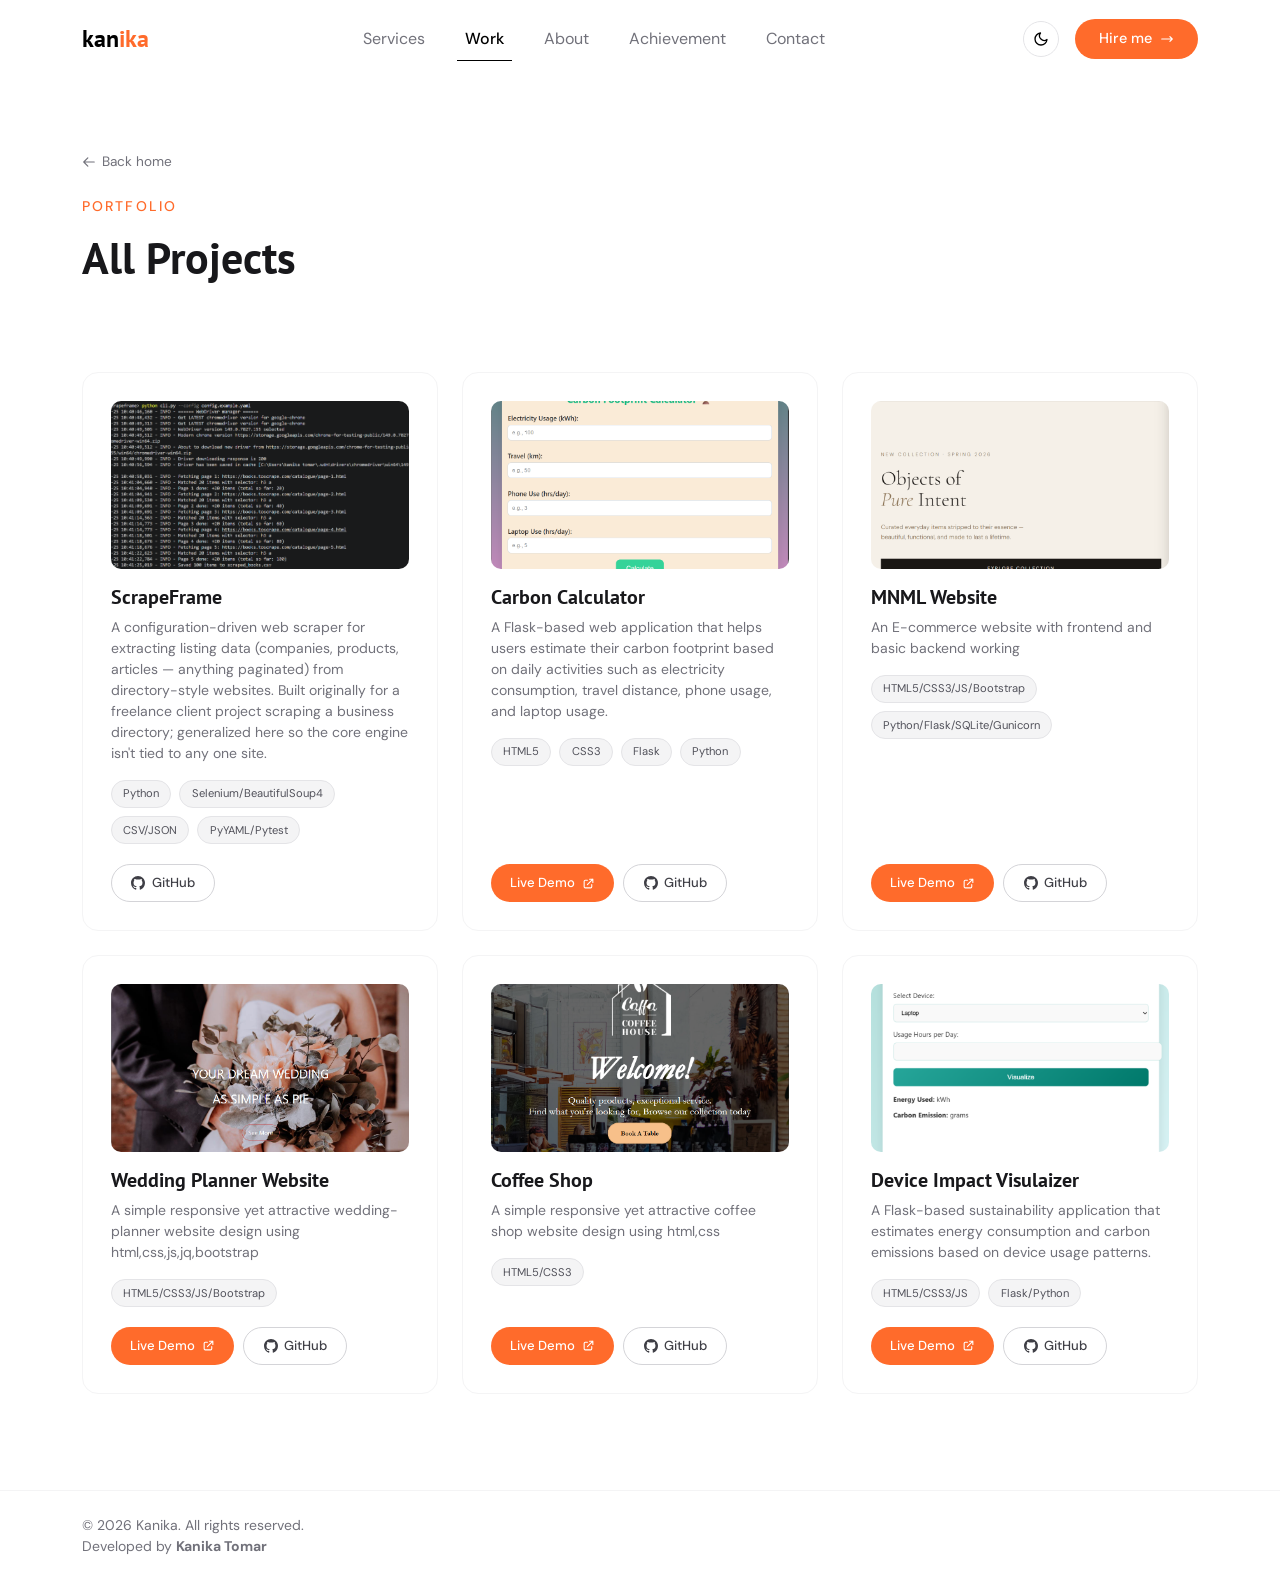
<file: projects.html>
<!DOCTYPE html>
<html lang="en" class="scroll-smooth">
<head>
<meta charset="UTF-8">
<meta name="viewport" content="width=device-width, initial-scale=1.0">
<meta name="description" content="Kanika — All projects. Web design and development work.">
<meta name="author" content="Kanika">
<title>Projects — Kanika</title>

<link href="https://cdn.jsdelivr.net/npm/bootstrap@5.3.3/dist/css/bootstrap.min.css" rel="stylesheet">
<link rel="preconnect" href="https://fonts.googleapis.com">
<link rel="preconnect" href="https://fonts.gstatic.com" crossorigin>
<link href="https://fonts.googleapis.com/css2?family=PT+Sans:ital,wght@0,400;0,700;1,400&family=DM+Sans:opsz,wght@9..40,300;9..40,400;9..40,500&display=swap" rel="stylesheet">
<link rel="stylesheet" href="style.css">
</head>

<body>

<!-- ═══ NAV ═══ -->
<header class="navbar-custom" id="mainNav">
  <nav class="navbar navbar-expand-md py-3">
    <div class="container" style="max-width:1140px;">
      <a class="navbar-brand fw-bold fs-4" href="index.html" style="font-family:'PT Sans',sans-serif;">
        <span>kan</span><span class="text-accent">ika</span>
      </a>

      <button class="navbar-toggler border-0 icon-circle" type="button" data-bs-toggle="collapse" data-bs-target="#navMenu" aria-controls="navMenu" aria-expanded="false" aria-label="Toggle menu">
        <svg id="hamOpen" width="16" height="16" fill="none" viewBox="0 0 24 24" stroke="currentColor"><path stroke-linecap="round" stroke-linejoin="round" stroke-width="2" d="M4 6h16M4 12h16M4 18h16"/></svg>
        <svg id="hamClose" width="16" height="16" fill="none" viewBox="0 0 24 24" stroke="currentColor" style="display:none"><path stroke-linecap="round" stroke-linejoin="round" stroke-width="2" d="M6 18L18 6M6 6l12 12"/></svg>
      </button>

      <div class="collapse navbar-collapse" id="navMenu">
        <ul class="navbar-nav mx-auto gap-md-4 gap-3 mt-4 mt-md-0 text-center text-md-start">
          <li class="nav-item"><a class="nav-link nl text-muted-custom" href="index.html#services">Services</a></li>
          <li class="nav-item"><a class="nav-link nl text-muted-custom active" href="index.html#work">Work</a></li>
          <li class="nav-item"><a class="nav-link nl text-muted-custom" href="index.html#about">About</a></li>
          <li class="nav-item"><a class="nav-link nl text-muted-custom" href="index.html#blog">Achievement</a></li>
          <li class="nav-item"><a class="nav-link nl text-muted-custom" href="index.html#contact">Contact</a></li>
        </ul>
        <div class="d-flex d-md-none flex-column align-items-center gap-3 mt-4 pt-3 border-top">
          <a href="index.html#contact" class="btn-accent shimmer">Hire me →</a>
        </div>
      </div>

      <div class="d-flex align-items-center gap-3 order-3">
        <button id="darkToggle" class="icon-circle" aria-label="Toggle dark mode">
          <svg id="iconSun" width="16" height="16" fill="none" viewBox="0 0 24 24" stroke="currentColor"><path stroke-linecap="round" stroke-linejoin="round" stroke-width="2" d="M21 12.79A9 9 0 1111.21 3 7 7 0 0021 12.79z"/></svg>
          <svg id="iconMoon" width="16" height="16" fill="none" viewBox="0 0 24 24" stroke="currentColor" style="display:none"><path stroke-linecap="round" stroke-linejoin="round" stroke-width="2" d="M12 3v1m0 16v1m9-9h-1M4 12H3m15.364-6.364l-.707.707M6.343 17.657l-.707.707M17.657 17.657l-.707-.707M6.343 6.343l-.707-.707M12 8a4 4 0 100 8 4 4 0 000-8z"/></svg>
        </button>
        <a href="index.html#contact" class="btn-accent shimmer d-none d-md-inline-flex align-items-center gap-2">
          Hire me
          <svg width="14" height="14" fill="none" viewBox="0 0 24 24" stroke="currentColor"><path stroke-linecap="round" stroke-linejoin="round" stroke-width="2" d="M17 8l4 4m0 0l-4 4m4-4H3"/></svg>
        </a>
      </div>
    </div>
  </nav>
</header>

<main>

<!-- ═══ PAGE HERO ═══ -->
<section class="page-hero">
  <div class="container" style="max-width:1140px;">
    <a href="index.html" class="breadcrumb-link reveal mb-4 d-inline-flex">
      <svg width="14" height="14" fill="none" viewBox="0 0 24 24" stroke="currentColor"><path stroke-linecap="round" stroke-linejoin="round" stroke-width="2" d="M10 19l-7-7m0 0l7-7m-7 7h18"/></svg>
      Back home
    </a>
    <p class="reveal small fw-medium text-accent text-uppercase mb-3" style="letter-spacing:.15em;">Portfolio</p>
    <h1 class="reveal d1 fw-bold mb-3">All Projects</h1>
  </div>
</section>

<!-- ═══ PROJECTS GRID ═══ -->
<section class="section-pad pt-4">
  <div class="container" style="max-width:1140px;">
    <div class="row g-4">

      <!-- 1. ScrapeFrame -->
      <div class="col-md-4">
        <article class="card-h reveal d1 card-soft proj-card h-100 d-flex flex-column">
          <div class="proj-thumb mb-3">
            <img src="images/scraper.png" alt="ScrapeFrame CLI running a scraping job with checkpoint output" loading="lazy">
          </div>
          <h3 class="fw-bold fs-5 mb-2">ScrapeFrame</h3>
          <p class="small text-muted-custom mb-3">A configuration-driven web scraper for extracting listing data (companies, products, articles — anything paginated) from directory-style websites. Built originally for a freelance client project scraping a business directory; generalized here so the core engine isn't tied to any one site.</p>
          <div class="d-flex flex-wrap gap-2 mb-3">
            <span class="tech-tag">Python</span>
            <span class="tech-tag">Selenium/BeautifulSoup4</span>
            <span class="tech-tag">CSV/JSON</span>
            <span class="tech-tag">PyYAML/Pytest</span>
          </div>
          <div class="proj-actions mt-auto pt-1">
            <a href="https://github.com/KanikaTomar18/ScarpeFrame" target="_blank" rel="noopener noreferrer" class="btn-proj-secondary">
              <svg width="14" height="14" fill="currentColor" viewBox="0 0 24 24">
                <path d="M12 0c-6.626 0-12 5.373-12 12 0 5.302 3.438 9.8 8.207 11.387.599.111.793-.261.793-.577v-2.234c-3.338.726-4.033-1.416-4.033-1.416-.546-1.387-1.333-1.756-1.333-1.756-1.089-.745.083-.729.083-.729 1.205.084 1.839 1.237 1.839 1.237 1.07 1.834 2.807 1.304 3.492.997.107-.775.418-1.305.762-1.604-2.665-.305-5.467-1.334-5.467-5.931 0-1.311.469-2.381 1.236-3.221-.124-.303-.535-1.524.117-3.176 0 0 1.008-.322 3.301 1.23.957-.266 1.983-.399 3.003-.404 1.02.005 2.047.138 3.006.404 2.291-1.552 3.297-1.23 3.297-1.23.653 1.653.242 2.874.118 3.176.77.84 1.235 1.911 1.235 3.221 0 4.609-2.807 5.624-5.479 5.921.43.372.823 1.102.823 2.222v3.293c0 .319.192.694.801.576 4.765-1.589 8.199-6.086 8.199-11.386 0-6.627-5.373-12-12-12z" />
              </svg>
              GitHub
            </a>
          </div>
        </article>
      </div>

      <!-- 2. Carbon Calculator -->
      <div class="col-md-4">
        <article class="card-h reveal d2 card-soft proj-card h-100 d-flex flex-column">
          <div class="proj-thumb mb-3">
            <img src="images/Carbon-calc.png" alt="Carbon Calculator web app showing estimated carbon footprint results" loading="lazy">
          </div>
          <h3 class="fw-bold fs-5 mb-2">Carbon Calculator</h3>
          <p class="small text-muted-custom mb-3">A Flask-based web application that helps users estimate their carbon footprint based on daily activities such as electricity consumption, travel distance, phone usage, and laptop usage.</p>
          <div class="d-flex flex-wrap gap-2 mb-3">
            <span class="tech-tag">HTML5</span>
            <span class="tech-tag">CSS3</span>
            <span class="tech-tag">Flask</span>
            <span class="tech-tag">Python</span>
          </div>
          <div class="proj-actions mt-auto pt-1">
            <a href="https://carbon-calculator-ndfr.onrender.com/" target="_blank" rel="noopener noreferrer" class="btn-proj-primary">
              Live Demo
              <svg width="13" height="13" fill="none" viewBox="0 0 24 24" stroke="currentColor">
                <path stroke-linecap="round" stroke-linejoin="round" stroke-width="2" d="M10 6H6a2 2 0 00-2 2v10a2 2 0 002 2h10a2 2 0 002-2v-4M14 4h6v6M10 14L20 4" />
              </svg>
            </a>
            <a href="https://github.com/KanikaTomar18/Carbon_Calculator" target="_blank" rel="noopener noreferrer" class="btn-proj-secondary">
              <svg width="14" height="14" fill="currentColor" viewBox="0 0 24 24">
                <path d="M12 0c-6.626 0-12 5.373-12 12 0 5.302 3.438 9.8 8.207 11.387.599.111.793-.261.793-.577v-2.234c-3.338.726-4.033-1.416-4.033-1.416-.546-1.387-1.333-1.756-1.333-1.756-1.089-.745.083-.729.083-.729 1.205.084 1.839 1.237 1.839 1.237 1.07 1.834 2.807 1.304 3.492.997.107-.775.418-1.305.762-1.604-2.665-.305-5.467-1.334-5.467-5.931 0-1.311.469-2.381 1.236-3.221-.124-.303-.535-1.524.117-3.176 0 0 1.008-.322 3.301 1.23.957-.266 1.983-.399 3.003-.404 1.02.005 2.047.138 3.006.404 2.291-1.552 3.297-1.23 3.297-1.23.653 1.653.242 2.874.118 3.176.77.84 1.235 1.911 1.235 3.221 0 4.609-2.807 5.624-5.479 5.921.43.372.823 1.102.823 2.222v3.293c0 .319.192.694.801.576 4.765-1.589 8.199-6.086 8.199-11.386 0-6.627-5.373-12-12-12z" />
              </svg>
              GitHub
            </a>
          </div>
        </article>
      </div>

      <!-- 3. MNML -->
      <div class="col-md-4">
        <article class="card-h reveal d3 card-soft proj-card h-100 d-flex flex-column">
          <div class="proj-thumb mb-3">
            <img src="images/mnml.png" alt="MNML e-commerce website homepage" loading="lazy">
          </div>
          <h3 class="fw-bold fs-5 mb-2">MNML Website</h3>
          <p class="small text-muted-custom mb-3">An E-commerce website with frontend and basic backend working</p>
          <div class="d-flex flex-wrap gap-2 mb-3">
            <span class="tech-tag">HTML5/CSS3/JS/Bootstrap</span>
            <span class="tech-tag">Python/Flask/SQLite/Gunicorn</span>
          </div>
          <div class="proj-actions mt-auto pt-1">
            <a href="https://mnml-rztf.onrender.com/" target="_blank" rel="noopener noreferrer" class="btn-proj-primary">
              Live Demo
              <svg width="13" height="13" fill="none" viewBox="0 0 24 24" stroke="currentColor">
                <path stroke-linecap="round" stroke-linejoin="round" stroke-width="2" d="M10 6H6a2 2 0 00-2 2v10a2 2 0 002 2h10a2 2 0 002-2v-4M14 4h6v6M10 14L20 4" />
              </svg>
            </a>
            <a href="https://github.com/KanikaTomar18/MNML" target="_blank" rel="noopener noreferrer" class="btn-proj-secondary">
              <svg width="14" height="14" fill="currentColor" viewBox="0 0 24 24">
                <path d="M12 0c-6.626 0-12 5.373-12 12 0 5.302 3.438 9.8 8.207 11.387.599.111.793-.261.793-.577v-2.234c-3.338.726-4.033-1.416-4.033-1.416-.546-1.387-1.333-1.756-1.333-1.756-1.089-.745.083-.729.083-.729 1.205.084 1.839 1.237 1.839 1.237 1.07 1.834 2.807 1.304 3.492.997.107-.775.418-1.305.762-1.604-2.665-.305-5.467-1.334-5.467-5.931 0-1.311.469-2.381 1.236-3.221-.124-.303-.535-1.524.117-3.176 0 0 1.008-.322 3.301 1.23.957-.266 1.983-.399 3.003-.404 1.02.005 2.047.138 3.006.404 2.291-1.552 3.297-1.23 3.297-1.23.653 1.653.242 2.874.118 3.176.77.84 1.235 1.911 1.235 3.221 0 4.609-2.807 5.624-5.479 5.921.43.372.823 1.102.823 2.222v3.293c0 .319.192.694.801.576 4.765-1.589 8.199-6.086 8.199-11.386 0-6.627-5.373-12-12-12z" />
              </svg>
              GitHub
            </a>
          </div>
        </article>
      </div>

      <!-- 4. Wedding Planner -->
      <div class="col-md-4">
        <article class="card-h reveal d1 card-soft proj-card h-100 d-flex flex-column">
          <div class="proj-thumb mb-3">
            <img src="images/wedding.png" alt="Wedding Planner website homepage" loading="lazy">
          </div>
          <h3 class="fw-bold fs-5 mb-2">Wedding Planner Website</h3>
          <p class="small text-muted-custom mb-3">A simple responsive yet attractive wedding-planner website design using html,css,js,jq,bootstrap</p>
          <div class="d-flex flex-wrap gap-2 mb-3">
            <span class="tech-tag">HTML5/CSS3/JS/Bootstrap</span>
          </div>
          <div class="proj-actions mt-auto pt-1">
            <a href="https://kanikatomar18.github.io/Wedding-Planner/" target="_blank" rel="noopener noreferrer" class="btn-proj-primary">
              Live Demo
              <svg width="13" height="13" fill="none" viewBox="0 0 24 24" stroke="currentColor">
                <path stroke-linecap="round" stroke-linejoin="round" stroke-width="2" d="M10 6H6a2 2 0 00-2 2v10a2 2 0 002 2h10a2 2 0 002-2v-4M14 4h6v6M10 14L20 4" />
              </svg>
            </a>
            <a href="https://github.com/KanikaTomar18/Wedding-Planner" target="_blank" rel="noopener noreferrer" class="btn-proj-secondary">
              <svg width="14" height="14" fill="currentColor" viewBox="0 0 24 24">
                <path d="M12 0c-6.626 0-12 5.373-12 12 0 5.302 3.438 9.8 8.207 11.387.599.111.793-.261.793-.577v-2.234c-3.338.726-4.033-1.416-4.033-1.416-.546-1.387-1.333-1.756-1.333-1.756-1.089-.745.083-.729.083-.729 1.205.084 1.839 1.237 1.839 1.237 1.07 1.834 2.807 1.304 3.492.997.107-.775.418-1.305.762-1.604-2.665-.305-5.467-1.334-5.467-5.931 0-1.311.469-2.381 1.236-3.221-.124-.303-.535-1.524.117-3.176 0 0 1.008-.322 3.301 1.23.957-.266 1.983-.399 3.003-.404 1.02.005 2.047.138 3.006.404 2.291-1.552 3.297-1.23 3.297-1.23.653 1.653.242 2.874.118 3.176.77.84 1.235 1.911 1.235 3.221 0 4.609-2.807 5.624-5.479 5.921.43.372.823 1.102.823 2.222v3.293c0 .319.192.694.801.576 4.765-1.589 8.199-6.086 8.199-11.386 0-6.627-5.373-12-12-12z" />
              </svg>
              GitHub
            </a>
          </div>
        </article>
      </div>

      <!-- 5. Coffee Shop -->
      <div class="col-md-4">
        <article class="card-h reveal d2 card-soft proj-card h-100 d-flex flex-column">
          <div class="proj-thumb mb-3">
            <img src="images/coffee.png" alt="Coffee Shop website homepage" loading="lazy">
          </div>
          <h3 class="fw-bold fs-5 mb-2">Coffee Shop</h3>
          <p class="small text-muted-custom mb-3">A simple responsive yet attractive coffee shop website design using html,css</p>
          <div class="d-flex flex-wrap gap-2 mb-3">
            <span class="tech-tag">HTML5/CSS3</span>
          </div>
          <div class="proj-actions mt-auto pt-1">
            <a href="https://kanikatomar18.github.io/Coffee-Shop/" target="_blank" rel="noopener noreferrer" class="btn-proj-primary">
              Live Demo
              <svg width="13" height="13" fill="none" viewBox="0 0 24 24" stroke="currentColor">
                <path stroke-linecap="round" stroke-linejoin="round" stroke-width="2" d="M10 6H6a2 2 0 00-2 2v10a2 2 0 002 2h10a2 2 0 002-2v-4M14 4h6v6M10 14L20 4" />
              </svg>
            </a>
            <a href="https://github.com/KanikaTomar18/Coffee-Shopr" target="_blank" rel="noopener noreferrer" class="btn-proj-secondary">
              <svg width="14" height="14" fill="currentColor" viewBox="0 0 24 24">
                <path d="M12 0c-6.626 0-12 5.373-12 12 0 5.302 3.438 9.8 8.207 11.387.599.111.793-.261.793-.577v-2.234c-3.338.726-4.033-1.416-4.033-1.416-.546-1.387-1.333-1.756-1.333-1.756-1.089-.745.083-.729.083-.729 1.205.084 1.839 1.237 1.839 1.237 1.07 1.834 2.807 1.304 3.492.997.107-.775.418-1.305.762-1.604-2.665-.305-5.467-1.334-5.467-5.931 0-1.311.469-2.381 1.236-3.221-.124-.303-.535-1.524.117-3.176 0 0 1.008-.322 3.301 1.23.957-.266 1.983-.399 3.003-.404 1.02.005 2.047.138 3.006.404 2.291-1.552 3.297-1.23 3.297-1.23.653 1.653.242 2.874.118 3.176.77.84 1.235 1.911 1.235 3.221 0 4.609-2.807 5.624-5.479 5.921.43.372.823 1.102.823 2.222v3.293c0 .319.192.694.801.576 4.765-1.589 8.199-6.086 8.199-11.386 0-6.627-5.373-12-12-12z" />
              </svg>
              GitHub
            </a>
          </div>
        </article>
      </div>

      <!-- 6. Device Impact Visualizer -->
      <div class="col-md-4">
        <article class="card-h reveal d3 card-soft proj-card h-100 d-flex flex-column">
          <div class="proj-thumb mb-3">
            <img src="images/device.png" alt="Device Impact Visualizer dashboard showing energy and emissions estimates" loading="lazy">
          </div>
          <h3 class="fw-bold fs-5 mb-2">Device Impact Visulaizer</h3>
          <p class="small text-muted-custom mb-3">A Flask-based sustainability application that estimates energy consumption and carbon emissions based on device usage patterns.</p>
          <div class="d-flex flex-wrap gap-2 mb-3">
            <span class="tech-tag">HTML5/CSS3/JS</span>
            <span class="tech-tag">Flask/Python</span>
          </div>
          <div class="proj-actions mt-auto pt-1">
            <a href="https://device-impact-visualizer.onrender.com/" target="_blank" rel="noopener noreferrer" class="btn-proj-primary">
              Live Demo
              <svg width="13" height="13" fill="none" viewBox="0 0 24 24" stroke="currentColor">
                <path stroke-linecap="round" stroke-linejoin="round" stroke-width="2" d="M10 6H6a2 2 0 00-2 2v10a2 2 0 002 2h10a2 2 0 002-2v-4M14 4h6v6M10 14L20 4" />
              </svg>
            </a>
            <a href="https://github.com/KanikaTomar18/Device-Impact-Visualizer" target="_blank" rel="noopener noreferrer" class="btn-proj-secondary">
              <svg width="14" height="14" fill="currentColor" viewBox="0 0 24 24">
                <path d="M12 0c-6.626 0-12 5.373-12 12 0 5.302 3.438 9.8 8.207 11.387.599.111.793-.261.793-.577v-2.234c-3.338.726-4.033-1.416-4.033-1.416-.546-1.387-1.333-1.756-1.333-1.756-1.089-.745.083-.729.083-.729 1.205.084 1.839 1.237 1.839 1.237 1.07 1.834 2.807 1.304 3.492.997.107-.775.418-1.305.762-1.604-2.665-.305-5.467-1.334-5.467-5.931 0-1.311.469-2.381 1.236-3.221-.124-.303-.535-1.524.117-3.176 0 0 1.008-.322 3.301 1.23.957-.266 1.983-.399 3.003-.404 1.02.005 2.047.138 3.006.404 2.291-1.552 3.297-1.23 3.297-1.23.653 1.653.242 2.874.118 3.176.77.84 1.235 1.911 1.235 3.221 0 4.609-2.807 5.624-5.479 5.921.43.372.823 1.102.823 2.222v3.293c0 .319.192.694.801.576 4.765-1.589 8.199-6.086 8.199-11.386 0-6.627-5.373-12-12-12z" />
              </svg>
              GitHub
            </a>
          </div>
        </article>
      </div>

    </div>

    <!-- shown when a filter has no matching cards (filter UI not currently present on this page) -->
    <p id="noResults" class="text-muted-custom text-center mt-5 d-none">No projects in this category yet.</p>
  </div>
</section>

</main>

<footer>
  <div class="container py-4 d-flex flex-column flex-sm-row align-items-center justify-content-between gap-3" style="max-width:1140px;">
    <p class="small text-muted-custom mb-0">© <span id="yr"></span> Kanika. All rights reserved. <br> Developed by <a href="https://github.com/KanikaTomar18" target="_blank" class="fw-bold">Kanika Tomar</a></p>
  </div>
</footer>

<script src="https://code.jquery.com/jquery-3.7.1.min.js"></script>
<script src="https://cdn.jsdelivr.net/npm/bootstrap@5.3.3/dist/js/bootstrap.bundle.min.js"></script>

<script>
$(function () {
  /* dark mode */
  var saved = localStorage.getItem('theme');
  var prefersDark = window.matchMedia('(prefers-color-scheme: dark)').matches;
  var isDark = saved === 'dark' || (!saved && prefersDark);
  function applyTheme(dark) {
    document.documentElement.setAttribute('data-bs-theme', dark ? 'dark' : 'light');
    $('#iconSun').toggle(!dark);
    $('#iconMoon').toggle(dark);
    localStorage.setItem('theme', dark ? 'dark' : 'light');
  }
  applyTheme(isDark);
  $('#darkToggle').on('click', function () { isDark = !isDark; applyTheme(isDark); });

  /* navbar scroll shadow */
  $(window).on('scroll', function () {
    $('#mainNav').toggleClass('scrolled', $(window).scrollTop() > 20);
  });

  /* mobile menu icon swap + close on link click */
  var navMenu = document.getElementById('navMenu');
  var bsCollapse = new bootstrap.Collapse(navMenu, { toggle: false });
  $('#navMenu').on('show.bs.collapse', function () { $('#hamOpen').hide(); $('#hamClose').show(); });
  $('#navMenu').on('hide.bs.collapse', function () { $('#hamOpen').show(); $('#hamClose').hide(); });
  $('#navMenu a').on('click', function () { if ($('#navMenu').hasClass('show')) bsCollapse.hide(); });

  /* reveal on scroll */
  var io = new IntersectionObserver(function (entries) {
    entries.forEach(function (entry) {
      if (entry.isIntersecting) { entry.target.classList.add('in'); io.unobserve(entry.target); }
    });
  }, { threshold: 0.1, rootMargin: '0px 0px -40px 0px' });
  document.querySelectorAll('.reveal').forEach(function (el) { io.observe(el); });

  /* project category filter (kept for when/if a .filter-btn bar with .project-card[data-category] is added back) */
  $('.filter-btn').on('click', function () {
    var filter = $(this).data('filter');
    $('.filter-btn').removeClass('active');
    $(this).addClass('active');

    var visible = 0;
    $('.project-card').each(function () {
      var match = filter === 'all' || $(this).data('category') === filter;
      $(this).toggleClass('hide', !match);
      if (match) visible++;
    });
    $('#noResults').toggleClass('d-none', visible > 0);
  });

  $('#yr').text(new Date().getFullYear());
});
</script>

</body>
</html>
</file>
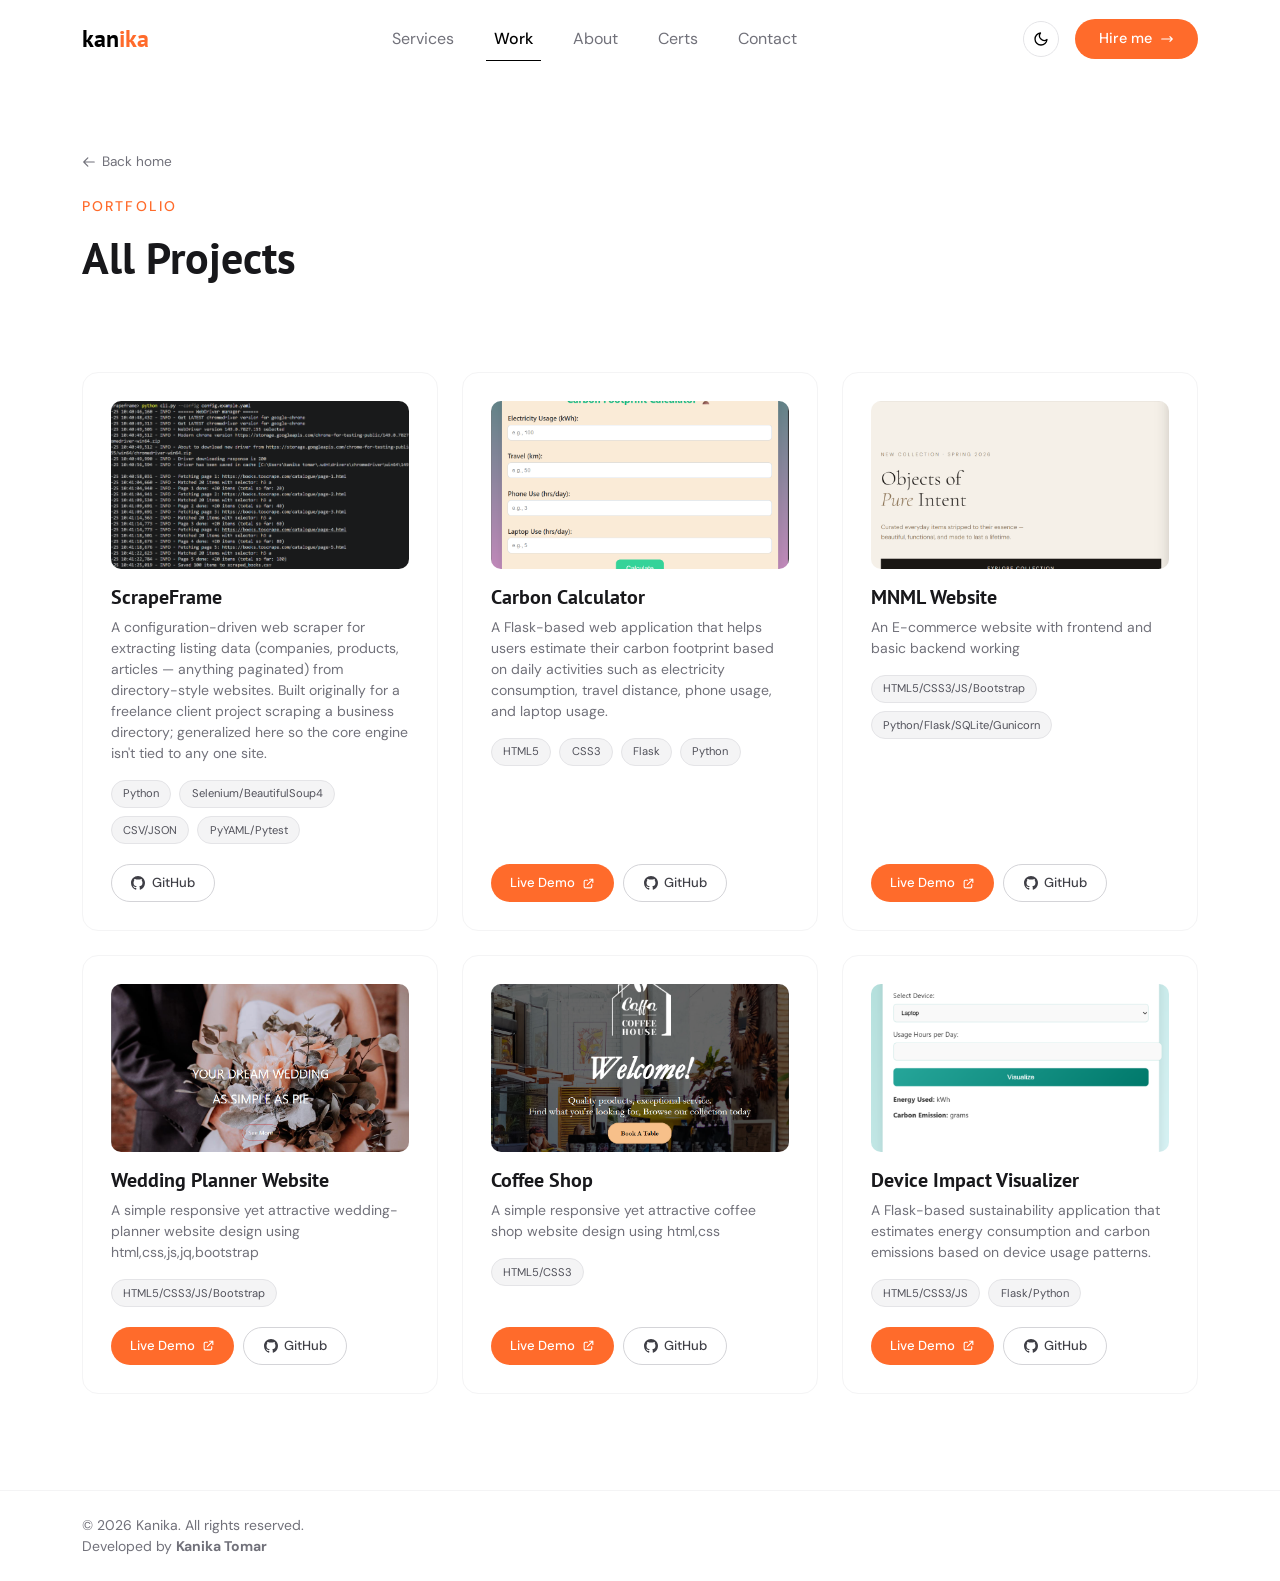
<file: frontend/projects.html>
<!DOCTYPE html>
<html lang="en" class="scroll-smooth">
<head>
<meta charset="UTF-8">
<meta name="viewport" content="width=device-width, initial-scale=1.0">
<meta name="description" content="Kanika — All projects. Web design and development work.">
<meta name="author" content="Kanika">
<title>Projects — Kanika</title>

<link href="https://cdn.jsdelivr.net/npm/bootstrap@5.3.3/dist/css/bootstrap.min.css" rel="stylesheet">
<link rel="preconnect" href="https://fonts.googleapis.com">
<link rel="preconnect" href="https://fonts.gstatic.com" crossorigin>
<link href="https://fonts.googleapis.com/css2?family=PT+Sans:ital,wght@0,400;0,700;1,400&family=DM+Sans:opsz,wght@9..40,300;9..40,400;9..40,500&display=swap" rel="stylesheet">
<link rel="stylesheet" href="style.css">
</head>

<body>

<!-- ═══ NAV ═══ -->
<header class="navbar-custom" id="mainNav">
  <nav class="navbar navbar-expand-md py-3">
    <div class="container" style="max-width:1140px;">
      <a class="navbar-brand fw-bold fs-4" href="index.html" style="font-family:'PT Sans',sans-serif;">
        <span>kan</span><span class="text-accent">ika</span>
      </a>

      <button class="navbar-toggler border-0 icon-circle" type="button" data-bs-toggle="collapse" data-bs-target="#navMenu" aria-controls="navMenu" aria-expanded="false" aria-label="Toggle menu">
        <svg id="hamOpen" width="16" height="16" fill="none" viewBox="0 0 24 24" stroke="currentColor"><path stroke-linecap="round" stroke-linejoin="round" stroke-width="2" d="M4 6h16M4 12h16M4 18h16"/></svg>
        <svg id="hamClose" width="16" height="16" fill="none" viewBox="0 0 24 24" stroke="currentColor" style="display:none"><path stroke-linecap="round" stroke-linejoin="round" stroke-width="2" d="M6 18L18 6M6 6l12 12"/></svg>
      </button>

      <div class="collapse navbar-collapse" id="navMenu">
        <ul class="navbar-nav mx-auto gap-md-4 gap-3 mt-4 mt-md-0 text-center text-md-start">
          <li class="nav-item"><a class="nav-link nl text-muted-custom" href="index.html#services">Services</a></li>
          <li class="nav-item"><a class="nav-link nl text-muted-custom active" href="index.html#work">Work</a></li>
          <li class="nav-item"><a class="nav-link nl text-muted-custom" href="index.html#about">About</a></li>
          <li class="nav-item"><a class="nav-link nl text-muted-custom" href="index.html#blog">Certs</a></li>
          <li class="nav-item"><a class="nav-link nl text-muted-custom" href="index.html#contact">Contact</a></li>
        </ul>
        <div class="d-flex d-md-none flex-column align-items-center gap-3 mt-4 pt-3 border-top">
          <a href="index.html#contact" class="btn-accent shimmer">Hire me →</a>
        </div>
      </div>

      <div class="d-flex align-items-center gap-3 order-3">
        <button id="darkToggle" class="icon-circle" aria-label="Toggle dark mode">
          <svg id="iconSun" width="16" height="16" fill="none" viewBox="0 0 24 24" stroke="currentColor"><path stroke-linecap="round" stroke-linejoin="round" stroke-width="2" d="M21 12.79A9 9 0 1111.21 3 7 7 0 0021 12.79z"/></svg>
          <svg id="iconMoon" width="16" height="16" fill="none" viewBox="0 0 24 24" stroke="currentColor" style="display:none"><path stroke-linecap="round" stroke-linejoin="round" stroke-width="2" d="M12 3v1m0 16v1m9-9h-1M4 12H3m15.364-6.364l-.707.707M6.343 17.657l-.707.707M17.657 17.657l-.707-.707M6.343 6.343l-.707-.707M12 8a4 4 0 100 8 4 4 0 000-8z"/></svg>
        </button>
        <a href="index.html#contact" class="btn-accent shimmer d-none d-md-inline-flex align-items-center gap-2">
          Hire me
          <svg width="14" height="14" fill="none" viewBox="0 0 24 24" stroke="currentColor"><path stroke-linecap="round" stroke-linejoin="round" stroke-width="2" d="M17 8l4 4m0 0l-4 4m4-4H3"/></svg>
        </a>
      </div>
    </div>
  </nav>
</header>

<main>

<!-- ═══ PAGE HERO ═══ -->
<section class="page-hero">
  <div class="container" style="max-width:1140px;">
    <a href="index.html" class="breadcrumb-link reveal mb-4 d-inline-flex">
      <svg width="14" height="14" fill="none" viewBox="0 0 24 24" stroke="currentColor"><path stroke-linecap="round" stroke-linejoin="round" stroke-width="2" d="M10 19l-7-7m0 0l7-7m-7 7h18"/></svg>
      Back home
    </a>
    <p class="reveal small fw-medium text-accent text-uppercase mb-3" style="letter-spacing:.15em;">Portfolio</p>
    <h1 class="reveal d1 fw-bold mb-3">All Projects</h1>
  </div>
</section>

<!-- ═══ PROJECTS GRID ═══ -->
<section class="section-pad pt-4">
  <div class="container" style="max-width:1140px;">
    <div class="row g-4">

      <!-- 1. ScrapeFrame -->
      <div class="col-md-4">
        <article class="card-h reveal d1 card-soft proj-card h-100 d-flex flex-column">
          <div class="proj-thumb mb-3">
            <img src="images/scraper.png" alt="ScrapeFrame CLI running a scraping job with checkpoint output" loading="lazy">
          </div>
          <h3 class="fw-bold fs-5 mb-2">ScrapeFrame</h3>
          <p class="small text-muted-custom mb-3">A configuration-driven web scraper for extracting listing data (companies, products, articles — anything paginated) from directory-style websites. Built originally for a freelance client project scraping a business directory; generalized here so the core engine isn't tied to any one site.</p>
          <div class="d-flex flex-wrap gap-2 mb-3">
            <span class="tech-tag">Python</span>
            <span class="tech-tag">Selenium/BeautifulSoup4</span>
            <span class="tech-tag">CSV/JSON</span>
            <span class="tech-tag">PyYAML/Pytest</span>
          </div>
          <div class="proj-actions mt-auto pt-1">
            <a href="https://github.com/KanikaTomar18/ScrapeFrame" target="_blank" rel="noopener noreferrer" class="btn-proj-secondary">
              <svg width="14" height="14" fill="currentColor" viewBox="0 0 24 24">
                <path d="M12 0c-6.626 0-12 5.373-12 12 0 5.302 3.438 9.8 8.207 11.387.599.111.793-.261.793-.577v-2.234c-3.338.726-4.033-1.416-4.033-1.416-.546-1.387-1.333-1.756-1.333-1.756-1.089-.745.083-.729.083-.729 1.205.084 1.839 1.237 1.839 1.237 1.07 1.834 2.807 1.304 3.492.997.107-.775.418-1.305.762-1.604-2.665-.305-5.467-1.334-5.467-5.931 0-1.311.469-2.381 1.236-3.221-.124-.303-.535-1.524.117-3.176 0 0 1.008-.322 3.301 1.23.957-.266 1.983-.399 3.003-.404 1.02.005 2.047.138 3.006.404 2.291-1.552 3.297-1.23 3.297-1.23.653 1.653.242 2.874.118 3.176.77.84 1.235 1.911 1.235 3.221 0 4.609-2.807 5.624-5.479 5.921.43.372.823 1.102.823 2.222v3.293c0 .319.192.694.801.576 4.765-1.589 8.199-6.086 8.199-11.386 0-6.627-5.373-12-12-12z" />
              </svg>
              GitHub
            </a>
          </div>
        </article>
      </div>

      <!-- 2. Carbon Calculator -->
      <div class="col-md-4">
        <article class="card-h reveal d2 card-soft proj-card h-100 d-flex flex-column">
          <div class="proj-thumb mb-3">
            <img src="images/Carbon-calc.png" alt="Carbon Calculator web app showing estimated carbon footprint results" loading="lazy">
          </div>
          <h3 class="fw-bold fs-5 mb-2">Carbon Calculator</h3>
          <p class="small text-muted-custom mb-3">A Flask-based web application that helps users estimate their carbon footprint based on daily activities such as electricity consumption, travel distance, phone usage, and laptop usage.</p>
          <div class="d-flex flex-wrap gap-2 mb-3">
            <span class="tech-tag">HTML5</span>
            <span class="tech-tag">CSS3</span>
            <span class="tech-tag">Flask</span>
            <span class="tech-tag">Python</span>
          </div>
          <div class="proj-actions mt-auto pt-1">
            <a href="https://carbon-calculator-ndfr.onrender.com/" target="_blank" rel="noopener noreferrer" class="btn-proj-primary">
              Live Demo
              <svg width="13" height="13" fill="none" viewBox="0 0 24 24" stroke="currentColor">
                <path stroke-linecap="round" stroke-linejoin="round" stroke-width="2" d="M10 6H6a2 2 0 00-2 2v10a2 2 0 002 2h10a2 2 0 002-2v-4M14 4h6v6M10 14L20 4" />
              </svg>
            </a>
            <a href="https://github.com/KanikaTomar18/Carbon_Calculator" target="_blank" rel="noopener noreferrer" class="btn-proj-secondary">
              <svg width="14" height="14" fill="currentColor" viewBox="0 0 24 24">
                <path d="M12 0c-6.626 0-12 5.373-12 12 0 5.302 3.438 9.8 8.207 11.387.599.111.793-.261.793-.577v-2.234c-3.338.726-4.033-1.416-4.033-1.416-.546-1.387-1.333-1.756-1.333-1.756-1.089-.745.083-.729.083-.729 1.205.084 1.839 1.237 1.839 1.237 1.07 1.834 2.807 1.304 3.492.997.107-.775.418-1.305.762-1.604-2.665-.305-5.467-1.334-5.467-5.931 0-1.311.469-2.381 1.236-3.221-.124-.303-.535-1.524.117-3.176 0 0 1.008-.322 3.301 1.23.957-.266 1.983-.399 3.003-.404 1.02.005 2.047.138 3.006.404 2.291-1.552 3.297-1.23 3.297-1.23.653 1.653.242 2.874.118 3.176.77.84 1.235 1.911 1.235 3.221 0 4.609-2.807 5.624-5.479 5.921.43.372.823 1.102.823 2.222v3.293c0 .319.192.694.801.576 4.765-1.589 8.199-6.086 8.199-11.386 0-6.627-5.373-12-12-12z" />
              </svg>
              GitHub
            </a>
          </div>
        </article>
      </div>

      <!-- 3. MNML -->
      <div class="col-md-4">
        <article class="card-h reveal d3 card-soft proj-card h-100 d-flex flex-column">
          <div class="proj-thumb mb-3">
            <img src="images/mnml.png" alt="MNML e-commerce website homepage" loading="lazy">
          </div>
          <h3 class="fw-bold fs-5 mb-2">MNML Website</h3>
          <p class="small text-muted-custom mb-3">An E-commerce website with frontend and basic backend working</p>
          <div class="d-flex flex-wrap gap-2 mb-3">
            <span class="tech-tag">HTML5/CSS3/JS/Bootstrap</span>
            <span class="tech-tag">Python/Flask/SQLite/Gunicorn</span>
          </div>
          <div class="proj-actions mt-auto pt-1">
            <a href="https://mnml-rztf.onrender.com/" target="_blank" rel="noopener noreferrer" class="btn-proj-primary">
              Live Demo
              <svg width="13" height="13" fill="none" viewBox="0 0 24 24" stroke="currentColor">
                <path stroke-linecap="round" stroke-linejoin="round" stroke-width="2" d="M10 6H6a2 2 0 00-2 2v10a2 2 0 002 2h10a2 2 0 002-2v-4M14 4h6v6M10 14L20 4" />
              </svg>
            </a>
            <a href="https://github.com/KanikaTomar18/MNML" target="_blank" rel="noopener noreferrer" class="btn-proj-secondary">
              <svg width="14" height="14" fill="currentColor" viewBox="0 0 24 24">
                <path d="M12 0c-6.626 0-12 5.373-12 12 0 5.302 3.438 9.8 8.207 11.387.599.111.793-.261.793-.577v-2.234c-3.338.726-4.033-1.416-4.033-1.416-.546-1.387-1.333-1.756-1.333-1.756-1.089-.745.083-.729.083-.729 1.205.084 1.839 1.237 1.839 1.237 1.07 1.834 2.807 1.304 3.492.997.107-.775.418-1.305.762-1.604-2.665-.305-5.467-1.334-5.467-5.931 0-1.311.469-2.381 1.236-3.221-.124-.303-.535-1.524.117-3.176 0 0 1.008-.322 3.301 1.23.957-.266 1.983-.399 3.003-.404 1.02.005 2.047.138 3.006.404 2.291-1.552 3.297-1.23 3.297-1.23.653 1.653.242 2.874.118 3.176.77.84 1.235 1.911 1.235 3.221 0 4.609-2.807 5.624-5.479 5.921.43.372.823 1.102.823 2.222v3.293c0 .319.192.694.801.576 4.765-1.589 8.199-6.086 8.199-11.386 0-6.627-5.373-12-12-12z" />
              </svg>
              GitHub
            </a>
          </div>
        </article>
      </div>

      <!-- 4. Wedding Planner -->
      <div class="col-md-4">
        <article class="card-h reveal d1 card-soft proj-card h-100 d-flex flex-column">
          <div class="proj-thumb mb-3">
            <img src="images/wedding.png" alt="Wedding Planner website homepage" loading="lazy">
          </div>
          <h3 class="fw-bold fs-5 mb-2">Wedding Planner Website</h3>
          <p class="small text-muted-custom mb-3">A simple responsive yet attractive wedding-planner website design using html,css,js,jq,bootstrap</p>
          <div class="d-flex flex-wrap gap-2 mb-3">
            <span class="tech-tag">HTML5/CSS3/JS/Bootstrap</span>
          </div>
          <div class="proj-actions mt-auto pt-1">
            <a href="https://kanikatomar18.github.io/Wedding-Planner/" target="_blank" rel="noopener noreferrer" class="btn-proj-primary">
              Live Demo
              <svg width="13" height="13" fill="none" viewBox="0 0 24 24" stroke="currentColor">
                <path stroke-linecap="round" stroke-linejoin="round" stroke-width="2" d="M10 6H6a2 2 0 00-2 2v10a2 2 0 002 2h10a2 2 0 002-2v-4M14 4h6v6M10 14L20 4" />
              </svg>
            </a>
            <a href="https://github.com/KanikaTomar18/Wedding-Planner" target="_blank" rel="noopener noreferrer" class="btn-proj-secondary">
              <svg width="14" height="14" fill="currentColor" viewBox="0 0 24 24">
                <path d="M12 0c-6.626 0-12 5.373-12 12 0 5.302 3.438 9.8 8.207 11.387.599.111.793-.261.793-.577v-2.234c-3.338.726-4.033-1.416-4.033-1.416-.546-1.387-1.333-1.756-1.333-1.756-1.089-.745.083-.729.083-.729 1.205.084 1.839 1.237 1.839 1.237 1.07 1.834 2.807 1.304 3.492.997.107-.775.418-1.305.762-1.604-2.665-.305-5.467-1.334-5.467-5.931 0-1.311.469-2.381 1.236-3.221-.124-.303-.535-1.524.117-3.176 0 0 1.008-.322 3.301 1.23.957-.266 1.983-.399 3.003-.404 1.02.005 2.047.138 3.006.404 2.291-1.552 3.297-1.23 3.297-1.23.653 1.653.242 2.874.118 3.176.77.84 1.235 1.911 1.235 3.221 0 4.609-2.807 5.624-5.479 5.921.43.372.823 1.102.823 2.222v3.293c0 .319.192.694.801.576 4.765-1.589 8.199-6.086 8.199-11.386 0-6.627-5.373-12-12-12z" />
              </svg>
              GitHub
            </a>
          </div>
        </article>
      </div>

      <!-- 5. Coffee Shop -->
      <div class="col-md-4">
        <article class="card-h reveal d2 card-soft proj-card h-100 d-flex flex-column">
          <div class="proj-thumb mb-3">
            <img src="images/coffee.png" alt="Coffee Shop website homepage" loading="lazy">
          </div>
          <h3 class="fw-bold fs-5 mb-2">Coffee Shop</h3>
          <p class="small text-muted-custom mb-3">A simple responsive yet attractive coffee shop website design using html,css</p>
          <div class="d-flex flex-wrap gap-2 mb-3">
            <span class="tech-tag">HTML5/CSS3</span>
          </div>
          <div class="proj-actions mt-auto pt-1">
            <a href="https://kanikatomar18.github.io/Coffee-Shop/" target="_blank" rel="noopener noreferrer" class="btn-proj-primary">
              Live Demo
              <svg width="13" height="13" fill="none" viewBox="0 0 24 24" stroke="currentColor">
                <path stroke-linecap="round" stroke-linejoin="round" stroke-width="2" d="M10 6H6a2 2 0 00-2 2v10a2 2 0 002 2h10a2 2 0 002-2v-4M14 4h6v6M10 14L20 4" />
              </svg>
            </a>
            <a href="https://github.com/KanikaTomar18/Coffee-Shopr" target="_blank" rel="noopener noreferrer" class="btn-proj-secondary">
              <svg width="14" height="14" fill="currentColor" viewBox="0 0 24 24">
                <path d="M12 0c-6.626 0-12 5.373-12 12 0 5.302 3.438 9.8 8.207 11.387.599.111.793-.261.793-.577v-2.234c-3.338.726-4.033-1.416-4.033-1.416-.546-1.387-1.333-1.756-1.333-1.756-1.089-.745.083-.729.083-.729 1.205.084 1.839 1.237 1.839 1.237 1.07 1.834 2.807 1.304 3.492.997.107-.775.418-1.305.762-1.604-2.665-.305-5.467-1.334-5.467-5.931 0-1.311.469-2.381 1.236-3.221-.124-.303-.535-1.524.117-3.176 0 0 1.008-.322 3.301 1.23.957-.266 1.983-.399 3.003-.404 1.02.005 2.047.138 3.006.404 2.291-1.552 3.297-1.23 3.297-1.23.653 1.653.242 2.874.118 3.176.77.84 1.235 1.911 1.235 3.221 0 4.609-2.807 5.624-5.479 5.921.43.372.823 1.102.823 2.222v3.293c0 .319.192.694.801.576 4.765-1.589 8.199-6.086 8.199-11.386 0-6.627-5.373-12-12-12z" />
              </svg>
              GitHub
            </a>
          </div>
        </article>
      </div>

      <!-- 6. Device Impact Visualizer -->
      <div class="col-md-4">
        <article class="card-h reveal d3 card-soft proj-card h-100 d-flex flex-column">
          <div class="proj-thumb mb-3">
            <img src="images/device.png" alt="Device Impact Visualizer dashboard showing energy and emissions estimates" loading="lazy">
          </div>
          <h3 class="fw-bold fs-5 mb-2">Device Impact Visualizer</h3>
          <p class="small text-muted-custom mb-3">A Flask-based sustainability application that estimates energy consumption and carbon emissions based on device usage patterns.</p>
          <div class="d-flex flex-wrap gap-2 mb-3">
            <span class="tech-tag">HTML5/CSS3/JS</span>
            <span class="tech-tag">Flask/Python</span>
          </div>
          <div class="proj-actions mt-auto pt-1">
            <a href="https://device-impact-visualizer.onrender.com/" target="_blank" rel="noopener noreferrer" class="btn-proj-primary">
              Live Demo
              <svg width="13" height="13" fill="none" viewBox="0 0 24 24" stroke="currentColor">
                <path stroke-linecap="round" stroke-linejoin="round" stroke-width="2" d="M10 6H6a2 2 0 00-2 2v10a2 2 0 002 2h10a2 2 0 002-2v-4M14 4h6v6M10 14L20 4" />
              </svg>
            </a>
            <a href="https://github.com/KanikaTomar18/Device-Impact-Visualizer" target="_blank" rel="noopener noreferrer" class="btn-proj-secondary">
              <svg width="14" height="14" fill="currentColor" viewBox="0 0 24 24">
                <path d="M12 0c-6.626 0-12 5.373-12 12 0 5.302 3.438 9.8 8.207 11.387.599.111.793-.261.793-.577v-2.234c-3.338.726-4.033-1.416-4.033-1.416-.546-1.387-1.333-1.756-1.333-1.756-1.089-.745.083-.729.083-.729 1.205.084 1.839 1.237 1.839 1.237 1.07 1.834 2.807 1.304 3.492.997.107-.775.418-1.305.762-1.604-2.665-.305-5.467-1.334-5.467-5.931 0-1.311.469-2.381 1.236-3.221-.124-.303-.535-1.524.117-3.176 0 0 1.008-.322 3.301 1.23.957-.266 1.983-.399 3.003-.404 1.02.005 2.047.138 3.006.404 2.291-1.552 3.297-1.23 3.297-1.23.653 1.653.242 2.874.118 3.176.77.84 1.235 1.911 1.235 3.221 0 4.609-2.807 5.624-5.479 5.921.43.372.823 1.102.823 2.222v3.293c0 .319.192.694.801.576 4.765-1.589 8.199-6.086 8.199-11.386 0-6.627-5.373-12-12-12z" />
              </svg>
              GitHub
            </a>
          </div>
        </article>
      </div>

    </div>

    <!-- shown when a filter has no matching cards (filter UI not currently present on this page) -->
    <p id="noResults" class="text-muted-custom text-center mt-5 d-none">No projects in this category yet.</p>
  </div>
</section>

</main>

<footer>
  <div class="container py-4 d-flex flex-column flex-sm-row align-items-center justify-content-between gap-3" style="max-width:1140px;">
    <p class="small text-muted-custom mb-0">© <span id="yr"></span> Kanika. All rights reserved. <br> Developed by <a href="https://github.com/KanikaTomar18" target="_blank" class="fw-bold">Kanika Tomar</a></p>
  </div>
</footer>

<script src="https://code.jquery.com/jquery-3.7.1.min.js"></script>
<script src="https://cdn.jsdelivr.net/npm/bootstrap@5.3.3/dist/js/bootstrap.bundle.min.js"></script>

<script>
$(function () {
  /* dark mode */
  var saved = localStorage.getItem('theme');
  var prefersDark = window.matchMedia('(prefers-color-scheme: dark)').matches;
  var isDark = saved === 'dark' || (!saved && prefersDark);
  function applyTheme(dark) {
    document.documentElement.setAttribute('data-bs-theme', dark ? 'dark' : 'light');
    $('#iconSun').toggle(!dark);
    $('#iconMoon').toggle(dark);
    localStorage.setItem('theme', dark ? 'dark' : 'light');
  }
  applyTheme(isDark);
  $('#darkToggle').on('click', function () { isDark = !isDark; applyTheme(isDark); });

  /* navbar scroll shadow */
  $(window).on('scroll', function () {
    $('#mainNav').toggleClass('scrolled', $(window).scrollTop() > 20);
  });

  /* mobile menu icon swap + close on link click */
  var navMenu = document.getElementById('navMenu');
  var bsCollapse = new bootstrap.Collapse(navMenu, { toggle: false });
  $('#navMenu').on('show.bs.collapse', function () { $('#hamOpen').hide(); $('#hamClose').show(); });
  $('#navMenu').on('hide.bs.collapse', function () { $('#hamOpen').show(); $('#hamClose').hide(); });
  $('#navMenu a').on('click', function () { if ($('#navMenu').hasClass('show')) bsCollapse.hide(); });

  /* reveal on scroll */
  var io = new IntersectionObserver(function (entries) {
    entries.forEach(function (entry) {
      if (entry.isIntersecting) { entry.target.classList.add('in'); io.unobserve(entry.target); }
    });
  }, { threshold: 0.1, rootMargin: '0px 0px -40px 0px' });
  document.querySelectorAll('.reveal').forEach(function (el) { io.observe(el); });

  /* project category filter (kept for when/if a .filter-btn bar with .project-card[data-category] is added back) */
  $('.filter-btn').on('click', function () {
    var filter = $(this).data('filter');
    $('.filter-btn').removeClass('active');
    $(this).addClass('active');

    var visible = 0;
    $('.project-card').each(function () {
      var match = filter === 'all' || $(this).data('category') === filter;
      $(this).toggleClass('hide', !match);
      if (match) visible++;
    });
    $('#noResults').toggleClass('d-none', visible > 0);
  });

  $('#yr').text(new Date().getFullYear());
});
</script>

</body>
</html>
</file>
<file: style.css>
:root{
  --accent:#FF6B2B;
  --accent-light:#FF8F5C;
}
*,*::before,*::after{box-sizing:border-box}
html,body{font-family:'DM Sans',sans-serif}
h1,h2,h3,h4,h5,h6{font-family:'PT Sans',sans-serif}
body{
  background:#fff;
  color:#18181b;
  transition:background-color .3s,color .3s;
}
[data-bs-theme="dark"] body{background:#09090b;color:#f4f4f5;}

a{text-decoration:none;color:inherit}

.text-accent{color:var(--accent)!important}
.bg-accent{background-color:var(--accent)!important}
.border-accent{border-color:var(--accent)!important}

/* scrollbar */
::-webkit-scrollbar{width:5px}
::-webkit-scrollbar-track{background:transparent}
::-webkit-scrollbar-thumb{background:var(--accent);border-radius:99px}

/* reveal on scroll */
.reveal{opacity:0;transform:translateY(26px);transition:opacity .6s cubic-bezier(.4,0,.2,1),transform .6s cubic-bezier(.4,0,.2,1)}
.reveal.in{opacity:1;transform:none}
.d1{transition-delay:.08s}.d2{transition-delay:.16s}.d3{transition-delay:.24s}.d4{transition-delay:.32s}

/* nav underline animation */
.nl{position:relative}
.nl::after{content:'';position:absolute;bottom:-2px;left:0;width:0;height:1.5px;background:currentColor;transition:width .22s cubic-bezier(.4,0,.2,1)}
.nl:hover::after,.nl.active::after{width:100%}
.nl.active{font-weight:500}

/* shimmer button */
.shimmer{position:relative;overflow:hidden}
.shimmer::after{content:'';position:absolute;top:0;left:-100%;width:60%;height:100%;background:rgba(255,255,255,.18);transform:skewX(-20deg);transition:left .4s cubic-bezier(.4,0,.2,1)}
.shimmer:hover::after{left:160%}

/* photo frames */
.pf{overflow:hidden;background:#d4d4d8;border-radius:1.5rem}
.pf img{width:100%;height:100%;object-fit:cover;display:block}

/* card hover */
.card-h{transition:transform .28s cubic-bezier(.4,0,.2,1),border-color .18s}
.card-h:hover{transform:translateY(-4px)}

/* skill tag */
.stag{transition:border-color .18s}

/* section spacing */
.section-pad{padding:6rem 0}
.section-alt{background:#fafafa}
[data-bs-theme="dark"] .section-alt{background:rgba(39,39,42,.4)}

/* navbar */
.navbar-custom{
  position:fixed;top:0;left:0;right:0;z-index:1050;
  transition:all .3s;
  background:transparent;
}
.navbar-custom.scrolled{
  background:rgba(255,255,255,.9);
  backdrop-filter:blur(8px);
  box-shadow:0 1px 8px rgba(0,0,0,.05);
}
[data-bs-theme="dark"] .navbar-custom.scrolled{
  background:rgba(9,9,11,.9);
}

.btn-accent{
  background:var(--accent);color:#fff;border:none;border-radius:999px;
  padding:.6rem 1.5rem;font-weight:500;font-size:.9rem;
  transition:background-color .2s;
}
.btn-accent:hover{background:var(--accent-light);color:#fff}

.btn-outline-dark-custom{
  border:1px solid #d4d4d8;border-radius:999px;padding:.6rem 1.5rem;font-size:.9rem;font-weight:500;
  color:#3f3f46;transition:background-color .2s;
}
[data-bs-theme="dark"] .btn-outline-dark-custom{border-color:#3f3f46;color:#d4d4d8}
.btn-outline-dark-custom:hover{background:#f4f4f5}
[data-bs-theme="dark"] .btn-outline-dark-custom:hover{background:#18181b}

.btn-hero-primary{
  background:#18181b;color:#fff;border-radius:999px;padding:.85rem 1.75rem;font-weight:500;font-size:.9rem;
  transition:background-color .2s;
}
.btn-hero-primary:hover{background:#3f3f46;color:#fff}
[data-bs-theme="dark"] .btn-hero-primary{background:#fff;color:#18181b}
[data-bs-theme="dark"] .btn-hero-primary:hover{background:#e4e4e7}

.icon-circle{
  width:36px;height:36px;display:flex;align-items:center;justify-content:center;
  border-radius:50%;border:1px solid #e4e4e7;background:transparent;
}
[data-bs-theme="dark"] .icon-circle{border-color:#27272a}
.icon-circle:hover{background:#f4f4f5}
[data-bs-theme="dark"] .icon-circle:hover{background:#18181b}

.bg-blob{position:absolute;border-radius:50%;filter:blur(60px);pointer-events:none;z-index:0}

.card-soft{
  background:#fff;border:1px solid #f4f4f5;border-radius:1rem;
}
[data-bs-theme="dark"] .card-soft{background:#18181b;border-color:#27272a}

.card-dark-feat{
  background:#18181b;border:1px solid #27272a;border-radius:1rem;color:#fff;
}
[data-bs-theme="dark"] .card-dark-feat{background:#27272a}

.text-muted-custom{color:#71717a}
[data-bs-theme="dark"] .text-muted-custom{color:#a1a1aa}

.icon-box{
  width:48px;height:48px;border-radius:.75rem;display:flex;align-items:center;justify-content:center;
  background:#fff7ed;
}
[data-bs-theme="dark"] .icon-box{background:#27272a}
.icon-box-dark{background:#27272a}
[data-bs-theme="dark"] .icon-box-dark{background:#3f3f46}

.badge-tag{
  font-size:.75rem;background:#fff7ed;color:var(--accent);border:1px solid #fed7aa;padding:.25rem .75rem;border-radius:999px;
}
[data-bs-theme="dark"] .badge-tag{background:#27272a;border-color:#3f3f46}
.badge-tag-neutral{
  font-size:.75rem;background:#e4e4e7;color:#52525b;padding:.25rem .75rem;border-radius:999px;
}
[data-bs-theme="dark"] .badge-tag-neutral{background:#27272a;color:#a1a1aa}

.contact-section-bg{
  background:#18181b;border-radius:1.5rem;padding:3.5rem;position:relative;overflow:hidden;color:#fff;
}
[data-bs-theme="dark"] .contact-section-bg{background:#27272a}

.form-control-dark{
  background:#27272a;border:1px solid #3f3f46;color:#fff;border-radius:.75rem;padding:.75rem 1rem;font-size:.9rem;
}
.form-control-dark::placeholder{color:#52525b}
.form-control-dark:focus{background:#27272a;border-color:var(--accent);color:#fff;box-shadow:none}

footer{border-top:1px solid #f4f4f5}
[data-bs-theme="dark"] footer{border-top:1px solid #27272a}

@media (prefers-reduced-motion: reduce){
  .reveal{transition:none;opacity:1;transform:none}
}

/* ============================================================
   NEW — additions for projects.html / case01.html / certificates.html
   (nothing above this line was changed)
   ============================================================ */

/* generic inner page hero (title + intro under the fixed navbar) */
.page-hero{padding:9.5rem 0 3rem;}
.page-hero h1{font-size:2.75rem;line-height:1.15;}

/* breadcrumb back-link used on subpages */
.breadcrumb-link{font-size:.85rem;color:#71717a;display:inline-flex;align-items:center;gap:.4rem;}
[data-bs-theme="dark"] .breadcrumb-link{color:#a1a1aa}
.breadcrumb-link:hover{color:var(--accent)}

/* category filter buttons — projects.html */
.filter-btn{
  border:1px solid #e4e4e7;background:transparent;color:#52525b;border-radius:999px;
  padding:.5rem 1.25rem;font-size:.85rem;font-weight:500;transition:all .2s;cursor:pointer;
}
[data-bs-theme="dark"] .filter-btn{border-color:#3f3f46;color:#a1a1aa}
.filter-btn:hover{border-color:var(--accent);color:var(--accent)}
.filter-btn.active{background:var(--accent);border-color:var(--accent);color:#fff}

/* fade for filtered-out project cards */
.project-card{transition:opacity .25s,transform .25s;}
.project-card.hide{display:none;}

/* case study meta pills */
.meta-pill{background:#f4f4f5;border-radius:.75rem;padding:1rem 1.25rem;}
[data-bs-theme="dark"] .meta-pill{background:#18181b}
.meta-pill .meta-label{font-size:.7rem;text-transform:uppercase;letter-spacing:.1em;color:#a1a1aa;display:block;margin-bottom:.25rem;}
.meta-pill .meta-value{font-weight:600;font-size:.95rem;}

/* case study cover + gallery images */
.case-cover{width:100%;border-radius:1rem;overflow:hidden;background:#d4d4d8;}
.case-cover img{width:100%;display:block;object-fit:cover;}
.gallery-img{border-radius:1rem;overflow:hidden;background:#d4d4d8;}
.gallery-img img{width:100%;height:100%;object-fit:cover;display:block;}

/* prev/next case navigation cards */
.case-nav-link{border:1px solid #e4e4e7;border-radius:1rem;padding:1.5rem;transition:.2s;display:block;}
[data-bs-theme="dark"] .case-nav-link{border-color:#27272a}
.case-nav-link:hover{border-color:var(--accent)}

/* certificate cards */
.cert-img{height:13rem;border-radius:0;}

/* ============================================================
   recruiter-friendly project cards (index.html + projects.html)
   ============================================================ */
.proj-card{padding:1.75rem;}
.proj-icon{
  width:44px;height:44px;border-radius:.65rem;background:#fff7ed;
  display:flex;align-items:center;justify-content:center;flex-shrink:0;
}
[data-bs-theme="dark"] .proj-icon{background:#27272a}

.tech-tag{
  font-size:.7rem;background:#f4f4f5;color:#52525b;padding:.3rem .7rem;
  border-radius:999px;border:1px solid #e4e4e7;
}
[data-bs-theme="dark"] .tech-tag{background:#27272a;color:#a1a1aa;border-color:#3f3f46}

.proj-highlight{
  font-size:.78rem;color:var(--accent);font-weight:500;
  display:flex;align-items:center;gap:.4rem;
}

.proj-actions{display:flex;gap:.6rem;flex-wrap:wrap}

.btn-proj-primary{
  background:var(--accent);color:#fff;border-radius:999px;padding:.5rem 1.2rem;
  font-size:.82rem;font-weight:500;display:inline-flex;align-items:center;gap:.4rem;
  transition:background-color .2s;
}
.btn-proj-primary:hover{background:var(--accent-light);color:#fff}

.btn-proj-secondary{
  border:1px solid #d4d4d8;border-radius:999px;padding:.5rem 1.2rem;
  font-size:.82rem;font-weight:500;color:#3f3f46;display:inline-flex;align-items:center;gap:.4rem;
  transition:.2s;
}
[data-bs-theme="dark"] .btn-proj-secondary{border-color:#3f3f46;color:#d4d4d8}
.btn-proj-secondary:hover{background:#f4f4f5}
[data-bs-theme="dark"] .btn-proj-secondary:hover{background:#18181b}

.proj-thumb {
  width: 100%;
  aspect-ratio: 16 / 9;
  overflow: hidden;
  border-radius: 10px;
  background: #11151c; /* placeholder color while image loads */
}
.proj-thumb img {
  width: 100%;
  height: 100%;
  object-fit: cover;
  display: block;
}
</file>
<file: frontend/style.css>
:root{
  --accent:#FF6B2B;
  --accent-light:#FF8F5C;
}
*,*::before,*::after{box-sizing:border-box}
html,body{font-family:'DM Sans',sans-serif}
h1,h2,h3,h4,h5,h6{font-family:'PT Sans',sans-serif}
body{
  background:#fff;
  color:#18181b;
  transition:background-color .3s,color .3s;
}
[data-bs-theme="dark"] body{background:#09090b;color:#f4f4f5;}

a{text-decoration:none;color:inherit}

.text-accent{color:var(--accent)!important}
.bg-accent{background-color:var(--accent)!important}
.border-accent{border-color:var(--accent)!important}

/* scrollbar */
::-webkit-scrollbar{width:5px}
::-webkit-scrollbar-track{background:transparent}
::-webkit-scrollbar-thumb{background:var(--accent);border-radius:99px}

/* reveal on scroll */
.reveal{opacity:0;transform:translateY(26px);transition:opacity .6s cubic-bezier(.4,0,.2,1),transform .6s cubic-bezier(.4,0,.2,1)}
.reveal.in{opacity:1;transform:none}
.d1{transition-delay:.08s}.d2{transition-delay:.16s}.d3{transition-delay:.24s}.d4{transition-delay:.32s}

/* nav underline animation */
.nl{position:relative}
.nl::after{content:'';position:absolute;bottom:-2px;left:0;width:0;height:1.5px;background:currentColor;transition:width .22s cubic-bezier(.4,0,.2,1)}
.nl:hover::after,.nl.active::after{width:100%}
.nl.active{font-weight:500}

/* shimmer button */
.shimmer{position:relative;overflow:hidden}
.shimmer::after{content:'';position:absolute;top:0;left:-100%;width:60%;height:100%;background:rgba(255,255,255,.18);transform:skewX(-20deg);transition:left .4s cubic-bezier(.4,0,.2,1)}
.shimmer:hover::after{left:160%}

/* photo frames */
.pf{overflow:hidden;background:#d4d4d8;border-radius:1.5rem}
.pf img{width:100%;height:100%;object-fit:cover;display:block}

/* card hover */
.card-h{transition:transform .28s cubic-bezier(.4,0,.2,1),border-color .18s}
.card-h:hover{transform:translateY(-4px)}

/* skill tag */
.stag{transition:border-color .18s}

/* section spacing */
.section-pad{padding:6rem 0}
.section-alt{background:#fafafa}
[data-bs-theme="dark"] .section-alt{background:rgba(39,39,42,.4)}

/* navbar */
.navbar-custom{
  position:fixed;top:0;left:0;right:0;z-index:1050;
  transition:all .3s;
  background:transparent;
}
.navbar-custom.scrolled{
  background:rgba(255,255,255,.9);
  backdrop-filter:blur(8px);
  box-shadow:0 1px 8px rgba(0,0,0,.05);
}
[data-bs-theme="dark"] .navbar-custom.scrolled{
  background:rgba(9,9,11,.9);
}

.btn-accent{
  background:var(--accent);color:#fff;border:none;border-radius:999px;
  padding:.6rem 1.5rem;font-weight:500;font-size:.9rem;
  transition:background-color .2s;
}
.btn-accent:hover{background:var(--accent-light);color:#fff}

.btn-outline-dark-custom{
  border:1px solid #d4d4d8;border-radius:999px;padding:.6rem 1.5rem;font-size:.9rem;font-weight:500;
  color:#3f3f46;transition:background-color .2s;
}
[data-bs-theme="dark"] .btn-outline-dark-custom{border-color:#3f3f46;color:#d4d4d8}
.btn-outline-dark-custom:hover{background:#f4f4f5}
[data-bs-theme="dark"] .btn-outline-dark-custom:hover{background:#18181b}

.btn-hero-primary{
  background:#18181b;color:#fff;border-radius:999px;padding:.85rem 1.75rem;font-weight:500;font-size:.9rem;
  transition:background-color .2s;
}
.btn-hero-primary:hover{background:#3f3f46;color:#fff}
[data-bs-theme="dark"] .btn-hero-primary{background:#fff;color:#18181b}
[data-bs-theme="dark"] .btn-hero-primary:hover{background:#e4e4e7}

.icon-circle{
  width:36px;height:36px;display:flex;align-items:center;justify-content:center;
  border-radius:50%;border:1px solid #e4e4e7;background:transparent;
}
[data-bs-theme="dark"] .icon-circle{border-color:#27272a}
.icon-circle:hover{background:#f4f4f5}
[data-bs-theme="dark"] .icon-circle:hover{background:#18181b}

.bg-blob{position:absolute;border-radius:50%;filter:blur(60px);pointer-events:none;z-index:0}

.card-soft{
  background:#fff;border:1px solid #f4f4f5;border-radius:1rem;
}
[data-bs-theme="dark"] .card-soft{background:#18181b;border-color:#27272a}

.card-dark-feat{
  background:#18181b;border:1px solid #27272a;border-radius:1rem;color:#fff;
}
[data-bs-theme="dark"] .card-dark-feat{background:#27272a}

.text-muted-custom{color:#71717a}
[data-bs-theme="dark"] .text-muted-custom{color:#a1a1aa}

.icon-box{
  width:48px;height:48px;border-radius:.75rem;display:flex;align-items:center;justify-content:center;
  background:#fff7ed;
}
[data-bs-theme="dark"] .icon-box{background:#27272a}
.icon-box-dark{background:#27272a}
[data-bs-theme="dark"] .icon-box-dark{background:#3f3f46}

.badge-tag{
  font-size:.75rem;background:#fff7ed;color:var(--accent);border:1px solid #fed7aa;padding:.25rem .75rem;border-radius:999px;
}
[data-bs-theme="dark"] .badge-tag{background:#27272a;border-color:#3f3f46}
.badge-tag-neutral{
  font-size:.75rem;background:#e4e4e7;color:#52525b;padding:.25rem .75rem;border-radius:999px;
}
[data-bs-theme="dark"] .badge-tag-neutral{background:#27272a;color:#a1a1aa}

.contact-section-bg{
  background:#18181b;border-radius:1.5rem;padding:3.5rem;position:relative;overflow:hidden;color:#fff;
}
[data-bs-theme="dark"] .contact-section-bg{background:#27272a}

.form-control-dark{
  background:#27272a;border:1px solid #3f3f46;color:#fff;border-radius:.75rem;padding:.75rem 1rem;font-size:.9rem;
}
.form-control-dark::placeholder{color:#52525b}
.form-control-dark:focus{background:#27272a;border-color:var(--accent);color:#fff;box-shadow:none}

footer{border-top:1px solid #f4f4f5}
[data-bs-theme="dark"] footer{border-top:1px solid #27272a}

@media (prefers-reduced-motion: reduce){
  .reveal{transition:none;opacity:1;transform:none}
}

/* ============================================================
   NEW — additions for projects.html / case01.html / certificates.html
   (nothing above this line was changed)
   ============================================================ */

/* generic inner page hero (title + intro under the fixed navbar) */
.page-hero{padding:9.5rem 0 3rem;}
.page-hero h1{font-size:2.75rem;line-height:1.15;}

/* breadcrumb back-link used on subpages */
.breadcrumb-link{font-size:.85rem;color:#71717a;display:inline-flex;align-items:center;gap:.4rem;}
[data-bs-theme="dark"] .breadcrumb-link{color:#a1a1aa}
.breadcrumb-link:hover{color:var(--accent)}

/* category filter buttons — projects.html */
.filter-btn{
  border:1px solid #e4e4e7;background:transparent;color:#52525b;border-radius:999px;
  padding:.5rem 1.25rem;font-size:.85rem;font-weight:500;transition:all .2s;cursor:pointer;
}
[data-bs-theme="dark"] .filter-btn{border-color:#3f3f46;color:#a1a1aa}
.filter-btn:hover{border-color:var(--accent);color:var(--accent)}
.filter-btn.active{background:var(--accent);border-color:var(--accent);color:#fff}

/* fade for filtered-out project cards */
.project-card{transition:opacity .25s,transform .25s;}
.project-card.hide{display:none;}

/* case study meta pills */
.meta-pill{background:#f4f4f5;border-radius:.75rem;padding:1rem 1.25rem;}
[data-bs-theme="dark"] .meta-pill{background:#18181b}
.meta-pill .meta-label{font-size:.7rem;text-transform:uppercase;letter-spacing:.1em;color:#a1a1aa;display:block;margin-bottom:.25rem;}
.meta-pill .meta-value{font-weight:600;font-size:.95rem;}

/* case study cover + gallery images */
.case-cover{width:100%;border-radius:1rem;overflow:hidden;background:#d4d4d8;}
.case-cover img{width:100%;display:block;object-fit:cover;}
.gallery-img{border-radius:1rem;overflow:hidden;background:#d4d4d8;}
.gallery-img img{width:100%;height:100%;object-fit:cover;display:block;}

/* prev/next case navigation cards */
.case-nav-link{border:1px solid #e4e4e7;border-radius:1rem;padding:1.5rem;transition:.2s;display:block;}
[data-bs-theme="dark"] .case-nav-link{border-color:#27272a}
.case-nav-link:hover{border-color:var(--accent)}

/* certificate cards */
.cert-img{height:13rem;border-radius:0;}

/* ============================================================
   recruiter-friendly project cards (index.html + projects.html)
   ============================================================ */
.proj-card{padding:1.75rem;}
.proj-icon{
  width:44px;height:44px;border-radius:.65rem;background:#fff7ed;
  display:flex;align-items:center;justify-content:center;flex-shrink:0;
}
[data-bs-theme="dark"] .proj-icon{background:#27272a}

.tech-tag{
  font-size:.7rem;background:#f4f4f5;color:#52525b;padding:.3rem .7rem;
  border-radius:999px;border:1px solid #e4e4e7;
}
[data-bs-theme="dark"] .tech-tag{background:#27272a;color:#a1a1aa;border-color:#3f3f46}

.proj-highlight{
  font-size:.78rem;color:var(--accent);font-weight:500;
  display:flex;align-items:center;gap:.4rem;
}

.proj-actions{display:flex;gap:.6rem;flex-wrap:wrap}

.btn-proj-primary{
  background:var(--accent);color:#fff;border-radius:999px;padding:.5rem 1.2rem;
  font-size:.82rem;font-weight:500;display:inline-flex;align-items:center;gap:.4rem;
  transition:background-color .2s;
}
.btn-proj-primary:hover{background:var(--accent-light);color:#fff}

.btn-proj-secondary{
  border:1px solid #d4d4d8;border-radius:999px;padding:.5rem 1.2rem;
  font-size:.82rem;font-weight:500;color:#3f3f46;display:inline-flex;align-items:center;gap:.4rem;
  transition:.2s;
}
[data-bs-theme="dark"] .btn-proj-secondary{border-color:#3f3f46;color:#d4d4d8}
.btn-proj-secondary:hover{background:#f4f4f5}
[data-bs-theme="dark"] .btn-proj-secondary:hover{background:#18181b}

.proj-thumb {
  width: 100%;
  aspect-ratio: 16 / 9;
  overflow: hidden;
  border-radius: 10px;
  background: #11151c; /* placeholder color while image loads */
}
.proj-thumb img {
  width: 100%;
  height: 100%;
  object-fit: cover;
  display: block;
}
@media (max-width:576px){
  #hero h1{font-size:2.25rem !important}
  section h2{font-size:2rem !important}
  .page-hero h1{font-size:2.25rem}
  .section-pad{padding:3.5rem 0}
  .page-hero{padding:7.5rem 0 2rem}
  .contact-section-bg{padding:2rem 1.25rem}
}
.stag{
  background:#3f3f46 !important;
  border-color:#52525b !important;
}
/* ── mobile nav overlay fix ── */
@media (max-width: 767.98px) {
  .navbar-custom {
    background: #fff !important;
  }
  [data-bs-theme="dark"] .navbar-custom {
    background: #09090b !important;
  }
  .navbar-custom .navbar-collapse.show {
    background: #fff;
    padding: 1rem 1.5rem 1.5rem;
    border-top: 1px solid #f4f4f5;
    margin: 0 -12px;
  }
  [data-bs-theme="dark"] .navbar-custom .navbar-collapse.show {
    background: #09090b;
    border-top-color: #27272a;
  }
}
</file>
